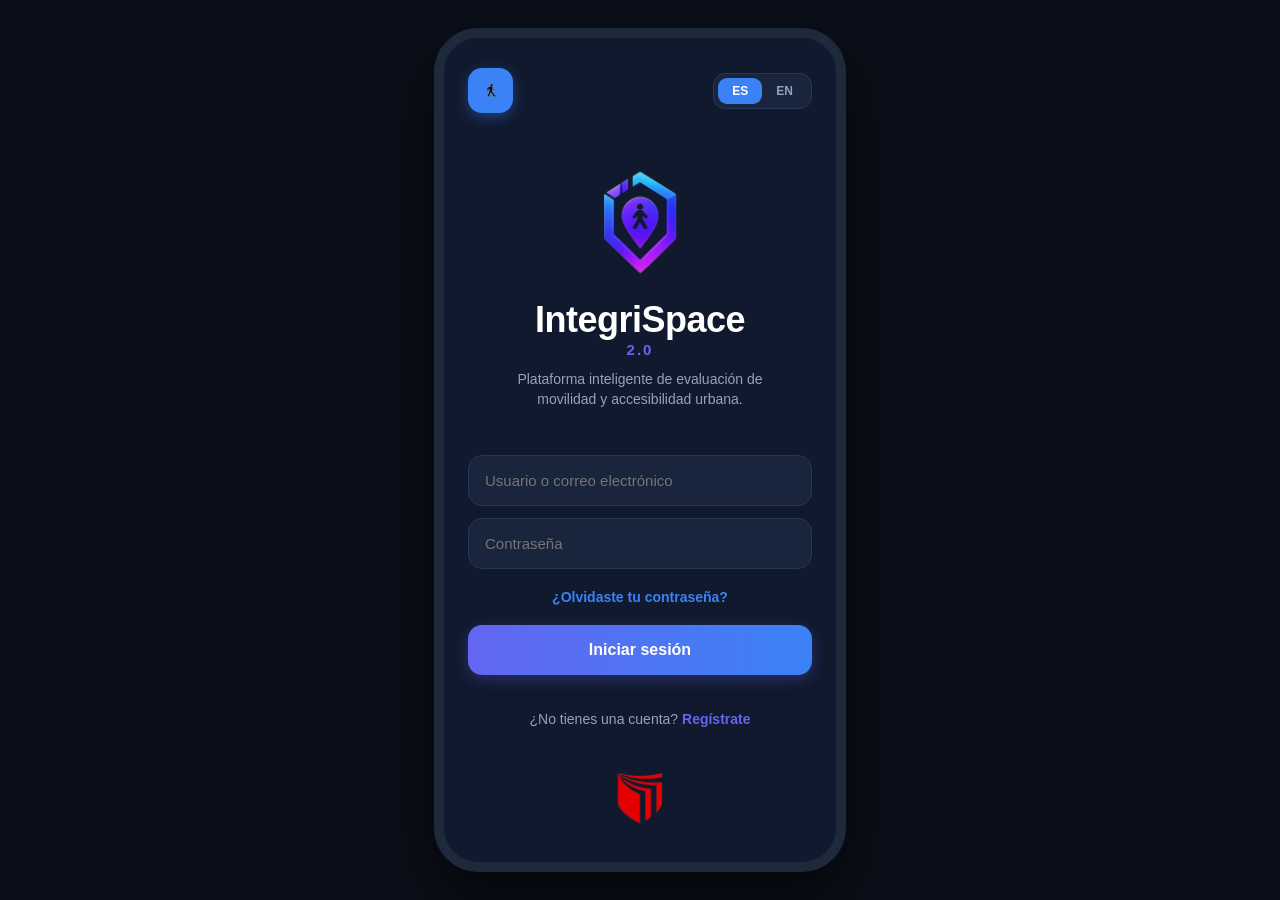
<file: index.html>
<!DOCTYPE html>
<html>
<head>
    <meta http-equiv="refresh" content="0; url=./pages/index.html">
    <title>Cargando...</title>
</head>
<body>
    <p>Redirigiendo a la página principal...</p>
</body>
</html>
</file>
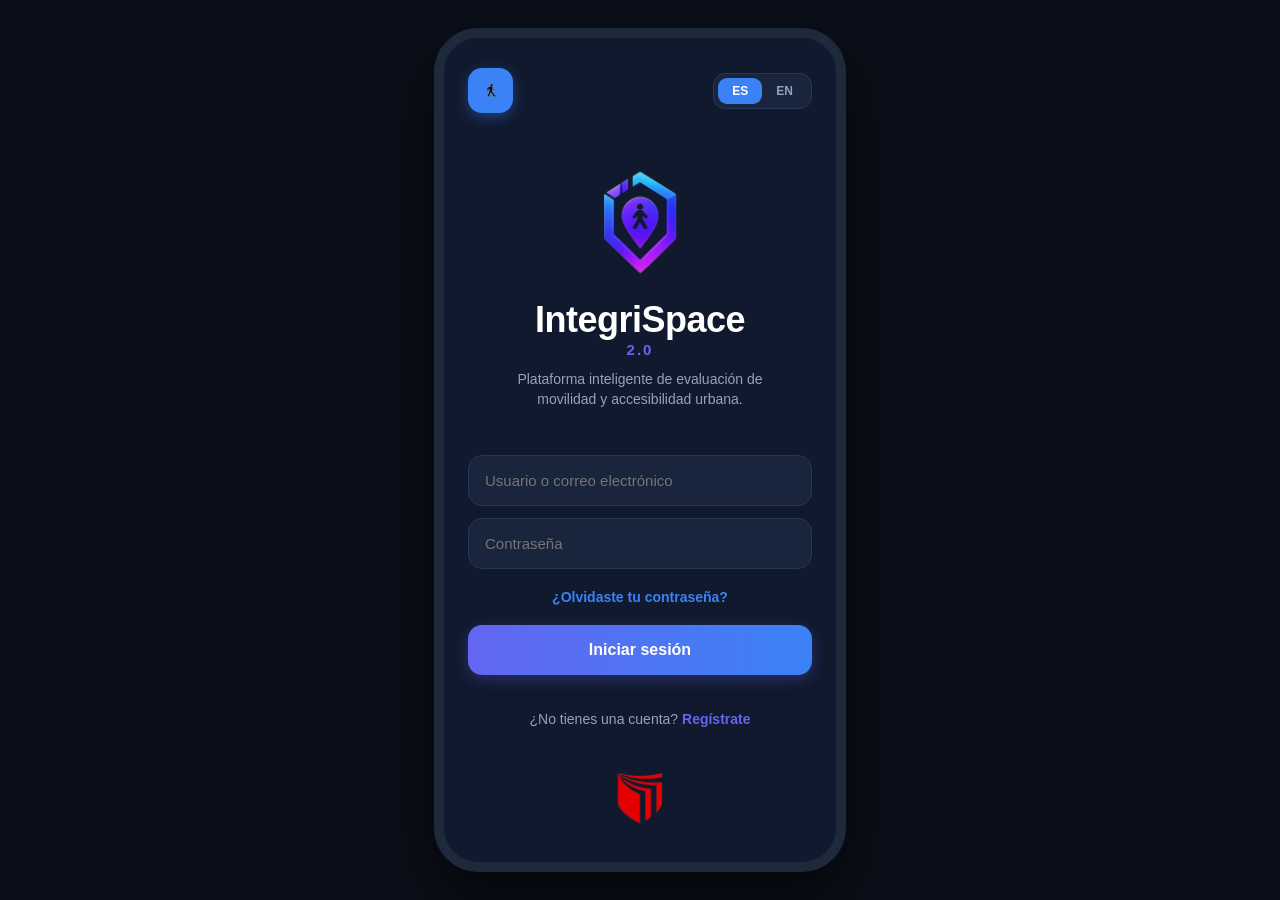
<file: pages/index.html>
<!DOCTYPE html>
<html lang="es">
<head>
    <meta charset="UTF-8">
    <meta name="viewport" content="width=device-width, initial-scale=1.0">
    <title>IntegriSpace 2.0 - Login</title>
    
    <meta name="apple-mobile-web-app-capable" content="yes">
<meta name="apple-touch-fullscreen" content="yes">
<meta name="apple-mobile-web-app-status-bar-style" content="black-translucent">
<meta name="apple-mobile-web-app-title" content="IntegriSpace">
<link rel="apple-touch-icon" href="../assets/logo_integrispace.png">

<link rel="manifest" href="../manifest.json">


<link rel="manifest" href="/IntegriSpace-2.0/manifest.json">
    <link rel="stylesheet" href="../css/style.css">
    <style>
        .login-layout {
            display: flex;
            flex-direction: column;
            justify-content: space-between;
            align-items: center;
            height: 100%;
            width: 100%;
        }

        /* Top Bar */
        .login-top-bar {
            display: flex;
            justify-content: space-between;
            width: 100%;
            align-items: center;
            position: relative;
            margin-bottom: 20px;
        }

        /* Botón de Accesibilidad */
        .btn-accessibility {
            background: #3b82f6; 
            border: none;
            width: 45px; 
            height: 45px;
            border-radius: 14px;
            cursor: pointer;
            display: flex;
            align-items: center;
            justify-content: center;
            box-shadow: 0 4px 14px rgba(59, 130, 246, 0.4);
            transition: transform 0.2s;
        }
        .btn-accessibility:hover {
            transform: scale(1.05);
        }
        .btn-accessibility img {
            width: 24px;
            height: 24px;
            filter: invert(1) brightness(2);
        }

        /* Menú Desplegable Opciones */
        .accessibility-menu {
            display: none;
            position: absolute;
            top: 55px;
            left: 0;
            background: #1e2d4a;
            border: 1px solid var(--borde-tarjeta);
            border-radius: 14px;
            padding: 6px;
            z-index: 999;
            box-shadow: 0 12px 30px rgba(0,0,0,0.5);
            width: 190px;
        }
        .accessibility-menu.show {
            display: block;
        }
        .acc-option {
            width: 100%;
            background: none;
            border: none;
            color: var(--texto-blanco);
            padding: 12px;
            text-align: left;
            font-size: 14px;
            font-weight: 600;
            cursor: pointer;
            border-radius: 10px;
            display: flex;
            align-items: center;
            gap: 10px;
        }
        .acc-option:hover {
            background: #293b5e;
        }

        /* Selector Idiomas */
        .lang-selector {
            display: flex;
            background: #18253c;
            padding: 4px;
            border-radius: 12px;
            border: 1px solid var(--borde-tarjeta);
        }
        .btn-lang {
            padding: 6px 14px;
            font-size: 12px;
            font-weight: bold;
            color: var(--texto-gris);
            cursor: pointer;
            border-radius: 9px;
            border: none;
            background: none;
        }
        .btn-lang.active {
            background: #3b82f6;
            color: white;
        }

        /* Branding Sólido y Proporcional */
        .brand-wrapper {
            text-align: center;
            margin: 10px 0;
        }
        .brand-logo {
            width: 120px; 
            height: auto;
            margin-bottom: 12px;
        }
        .brand-wrapper h1 {
            font-size: 36px;
            font-weight: 700;
            letter-spacing: -0.5px;
        }
        .brand-version {
            color: #6366f1;
            font-weight: bold;
            font-size: 15px;
            letter-spacing: 2px;
            display: block;
            margin-bottom: 12px;
        }
        .brand-tagline {
            color: var(--texto-gris);
            font-size: 14px;
            max-width: 300px;
            margin: 0 auto;
            line-height: 1.4;
        }

        /* Formulario sin espacios excesivos */
        .form-container {
            width: 100%;
            margin-top: 15px;
        }
        .login-input {
            width: 100%;
            background-color: var(--bg-tarjeta);
            border: 1px solid var(--borde-tarjeta);
            padding: 16px;
            border-radius: 14px;
            color: white;
            font-size: 15px;
            outline: none;
            margin-bottom: 12px;
        }
        .login-input:focus {
            border-color: #3b82f6;
        }
        .forgot-link {
            display: block;
            text-align: center;
            color: #3b82f6;
            font-size: 14px;
            text-decoration: none;
            margin: 8px 0 20px 0;
            font-weight: 600;
        }
        .btn-login {
            width: 100%;
            background: var(--gradiente-morado);
            border: none;
            padding: 16px;
            border-radius: 14px;
            color: white;
            font-size: 16px;
            font-weight: bold;
            cursor: pointer;
            box-shadow: 0 4px 15px rgba(99, 102, 241, 0.3);
        }

        .register-prompt {
            color: var(--texto-gris);
            font-size: 14px;
            margin-top: 15px;
        }
        .register-prompt a {
            color: #6366f1;
            text-decoration: none;
            font-weight: bold;
        }

        /* Escudo Footer */
        .footer-logo-ucv {
            width: 70px; 
            height: auto;
            margin-top: 15px;
            display: block;
        }

        /* Contenedor elegante de Alerta de Error */
        .msg-error {
            background: rgba(239, 68, 68, 0.15);
            color: #ef4444;
            border: 1px solid rgba(239, 68, 68, 0.25);
            font-size: 13px;
            padding: 12px;
            border-radius: 10px;
            margin-bottom: 12px;
            text-align: center;
            display: none; 
        }

        /* ESTILOS DEL BOTÓN DESCARGAR PWA */
        .btn-pwa-descargar {
            display: none; 
            background: #4f46e5; 
            color: white; 
            border: none; 
            padding: 14px 20px; 
            border-radius: 12px; 
            font-weight: bold; 
            font-size: 14px; 
            cursor: pointer; 
            width: 100%; 
            margin: 15px 0 15px 0; 
            box-shadow: 0 4px 12px rgba(79, 70, 229, 0.4);
            align-items: center;
            justify-content: center;
            gap: 8px;
            transition: background 0.3s;
        }
        .btn-pwa-descargar:hover {
            background: #4338ca;
        }
    </style>
</head>
<body>

    <div class="wrapper-movil">
        <div class="contenido-app">
            <div class="login-layout">
                
                <div class="login-top-bar">
                    <button class="btn-accessibility" id="accessibilityBtn">
                        <img src="../assets/icono_esfuerzo.png" alt="Accessibility">
                    </button>
                    
                    <div class="accessibility-menu" id="accessibilityMenu">
                        <button class="acc-option" id="optLargeText">🔍 <span data-en="Large Text" data-es="Texto Grande">Texto Grande</span></button>
                        <button class="acc-option" id="optContrast">🌓 <span data-en="High Contrast" data-es="Alto Contraste">Alto Contraste</span></button>
                    </div>

                    <div class="lang-selector">
                        <button class="btn-lang active" id="btnLangEs">ES</button>
                        <button class="btn-lang" id="btnLangEn">EN</button>
                    </div>
                </div>

                <div class="brand-wrapper">
                    <img src="../assets/logo_integrispace.png" alt="IntegriSpace" class="brand-logo">
                    <h1>IntegriSpace</h1>
                    <span class="brand-version">2.0</span>
                    <p class="brand-tagline" id="txtTagline" data-en="Smart mobility, urban accessibility and route evaluation." data-es="Plataforma inteligente de evaluación de movilidad y accesibilidad urbana.">Plataforma inteligente de evaluación de movilidad y accesibilidad urbana.</p>
                </div>

                <div class="form-container">
                    <button id="btnInstalar" class="btn-pwa-descargar">
                        📲 Descargar App Móvil
                    </button>

                    <form id="loginForm">
                        <div id="loginErrorMsg" class="msg-error">Usuario o contraseña incorrectos.</div>
                        
                        <input type="text" id="username" class="login-input" placeholder="Usuario o correo electrónico" data-placeholder-en="Username or email" data-placeholder-es="Usuario o correo electrónico" required>
                        <input type="password" id="password" class="login-input" placeholder="Contraseña" data-placeholder-en="Password" data-placeholder-es="Contraseña" required>
                        
                        <a href="recuperar.html" class="forgot-link" id="txtForgot" data-en="Forgot your password?" data-es="¿Olvidaste tu contraseña?">¿Olvidaste tu contraseña?</a>
                        
                        <button type="submit" class="btn-login" id="txtSignIn" data-en="Sign in" data-es="Iniciar sesión">Iniciar sesión</button>
                    </form>
                </div>

                <p class="register-prompt">
                    <span id="txtRegisterPrompt" data-en="Don't have an account?" data-es="¿No tienes una cuenta?">¿No tienes una cuenta?</span> 
                    <a href="registro.html" id="txtRegisterLink" data-en="Register" data-es="Regístrate">Regístrate</a>
                </p>

                <img src="../assets/logo_ucv.png" alt="UCV" class="footer-logo-ucv">

            </div>
        </div>
    </div>

    <div id="guiaIphone" style="display: none; position: fixed; bottom: 0; left: 0; right: 0; background: #18253c; color: white; padding: 22px 20px; border-top-left-radius: 20px; border-top-right-radius: 20px; box-shadow: 0 -5px 25px rgba(0,0,0,0.6); z-index: 99999; text-align: center; font-family: sans-serif; border: 1px solid var(--borde-tarjeta);">
        <p style="margin: 0 0 14px 0; font-size: 16px; font-weight: bold; color: white;">Instalar en tu iPhone 📱</p>
        <ol style="text-align: left; margin: 0 auto 18px auto; max-width: 280px; padding-left: 20px; line-height: 1.6; font-size: 14px; color: #94a3b8;">
            <li>Presiona el botón **Compartir** <span style="font-size: 18px; color: #3b82f6;">⎋</span> (abajo en Safari).</li>
            <li>Busca y pulsa **"Añadir a la pantalla de inicio"** <span style="font-size: 18px; color: #3b82f6;">➕</span>.</li>
        </ol>
        <button onclick="document.getElementById('guiaIphone').style.display='none'" style="background: #3b82f6; color: white; border: none; padding: 10px 24px; border-radius: 10px; cursor: pointer; font-weight: bold; width: 100%; max-width: 180px;">Entendido</button>
    </div>

    <script src="../js/script.js"></script>

    <script>
        document.addEventListener('DOMContentLoaded', () => {
            const btnEs = document.getElementById('btnLangEs');
            const btnEn = document.getElementById('btnLangEn');

            function vincularMemoriaIdioma(lang) {
                localStorage.setItem('idioma', lang);
                localStorage.setItem('language', lang);
                localStorage.setItem('lang', lang);
            }

            if (btnEs) {
                btnEs.addEventListener('click', () => vincularMemoriaIdioma('es'));
            }
            if (btnEn) {
                btnEn.addEventListener('click', () => vincularMemoriaIdioma('en'));
            }

            const form = document.getElementById('loginForm');
            if (form) {
                form.addEventListener('submit', () => {
                    const user = document.getElementById('username').value;
                    if (user) localStorage.setItem('usuarioActivo', user);
                });
            }

            // ==========================================================
            // LOGICA DE LA PWA (Buscando sw.js en la raíz '../')
            // ==========================================================
            if ('serviceWorker' in navigator) {
    // Usamos la ruta absoluta respetando mayúsculas exactas de tu URL de GitHub
    navigator.serviceWorker.register('/IntegriSpace-2.0/sw.js')
        .then(() => console.log('¡Service Worker activo en producción!'))
        .catch(err => console.log('Error de PWA:', err));
}

            let eventoInstalacion;
            const btnInstalar = document.getElementById('btnInstalar');
            const guiaIphone = document.getElementById('guiaIphone');

            const esIphone = /iPad|iPhone|iPod/.test(navigator.userAgent) && !window.MSStream;
            const esAppInstalada = window.matchMedia('(display-mode: standalone)').matches;

            // Si es iPhone o una simulación/vista móvil y no está instalada, mostramos el botón
            if ((esIphone || window.innerWidth < 768) && !esAppInstalada) {
                if (btnInstalar) btnInstalar.style.display = 'flex';
            }

            // Capturar trigger de instalación en Android / Chrome
            window.addEventListener('beforeinstallprompt', (e) => {
                e.preventDefault();
                eventoInstalacion = e;
                if (!esAppInstalada && btnInstalar) {
                    btnInstalar.style.display = 'flex';
                }
            });

            if (btnInstalar) {
                btnInstalar.addEventListener('click', async () => {
                    if (esIphone) {
                        if (guiaIphone) guiaIphone.style.display = 'block';
                    } else if (eventoInstalacion) {
                        eventoInstalacion.prompt();
                        const { outcome } = await eventoInstalacion.userChoice;
                        if (outcome === 'accepted') {
                            btnInstalar.style.display = 'none';
                        }
                    } else {
                        alert("Para instalarlo nativamente en PC, usa el icono de instalación (pantallita con flecha) que aparece a la derecha en la barra de direcciones de Chrome / Edge.");
                    }
                });
            }

            window.addEventListener('appinstalled', () => {
                if (btnInstalar) btnInstalar.style.display = 'none';
            });
        });
    </script>
</body>
</html>
</file>
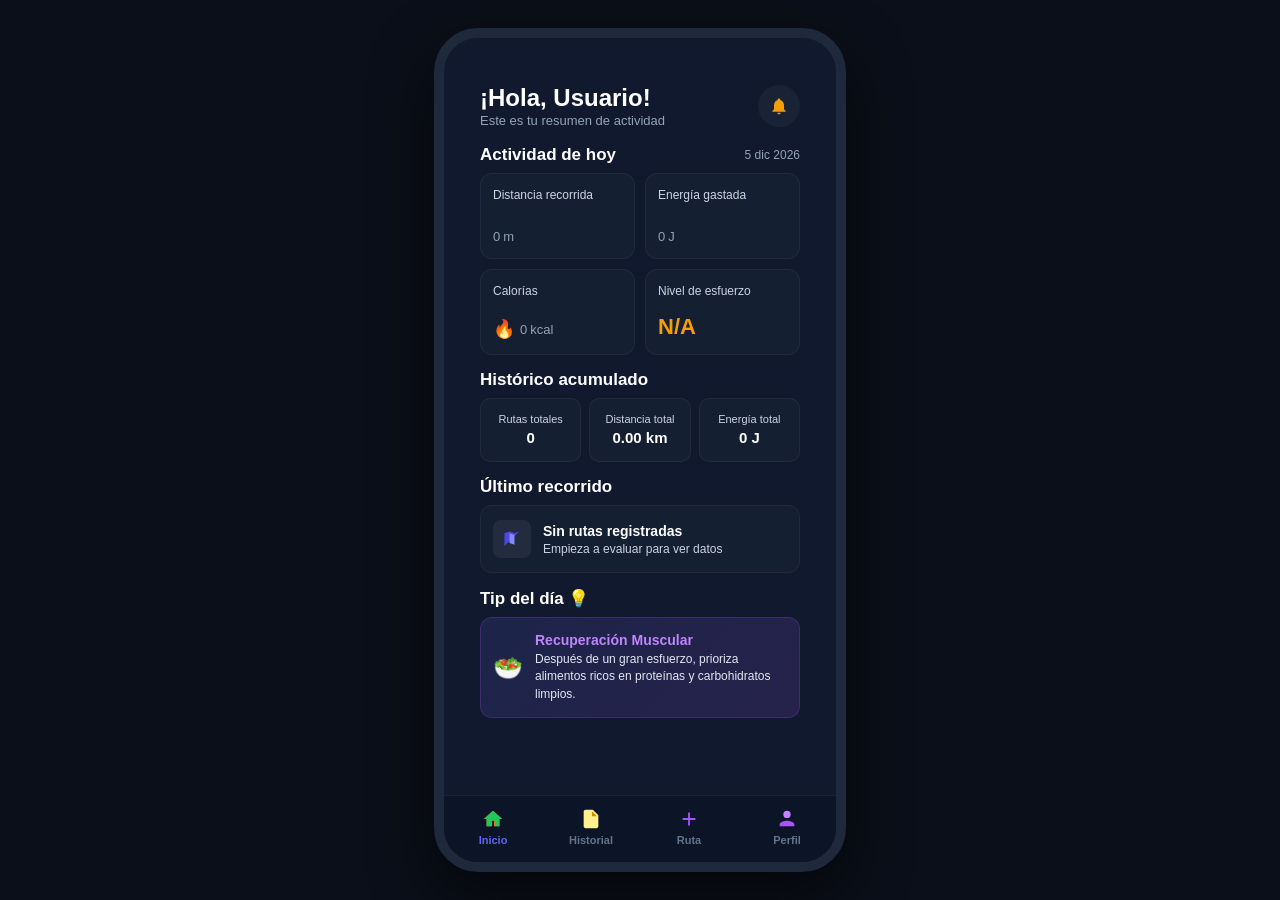
<file: pages/dashboard.html>
<!DOCTYPE html>
<html lang="en">
<head>
    <meta charset="UTF-8">
    <meta name="viewport" content="width=device-width, initial-scale=1.0">
    <title>IntegriSpace 2.0 - Dashboard</title>
    <link rel="stylesheet" href="../css/style.css">
    <style>
        /* --- RESET Y CONTROL DE ESPACIOS PERFECTOS --- */
        .dashboard-layout, .dashboard-layout * {
            box-sizing: border-box;
            margin: 0;
            padding: 0;
        }
        .dashboard-layout {
            display: flex;
            flex-direction: column;
            gap: 15px; /* Ajuste exacto para expandir el layout y llenar el vacío */
            padding: 16px 12px 85px 12px;
        }

        /* --- ENCABEZADO --- */
        .header-dashboard {
            display: flex;
            justify-content: space-between;
            align-items: center;
            width: 100%;
            margin-bottom: 2px;
        }
        .welcome-text h2 {
            font-size: 24px;
            font-weight: 700;
            color: #ffffff;
        }
        .welcome-text p {
            color: #94a3b8;
            font-size: 13px;
            margin-top: 1px;
        }
        
        .btn-notification-box {
            background: rgba(30, 41, 59, 0.7);
            border: none;
            width: 42px;
            height: 42px;
            border-radius: 50%;
            display: flex;
            align-items: center;
            justify-content: center;
            cursor: pointer;
        }
        .btn-notification-box svg {
            width: 20px;
            height: 20px;
            fill: #f59e0b;
        }

        /* --- SECCIONES REFINADAS --- */
        .section-title-container {
            display: flex;
            justify-content: space-between;
            align-items: center;
            margin-bottom: 8px;
        }
        .section-title {
            font-size: 17px; /* Un punto más grande para llenar espacio elegantemente */
            font-weight: 700; 
            color: #ffffff;
        }
        .current-date-badge {
            color: #94a3b8;
            font-size: 12px;
        }

        .grid-metrics {
            display: grid;
            grid-template-columns: repeat(2, 1fr);
            gap: 10px;
        }
        
        /* TARJETAS DE MÉTRICAS */
        .metric-card {
            background: rgba(30, 41, 59, 0.45);
            border: 1px solid rgba(255, 255, 255, 0.05);
            border-radius: 12px;
            padding: 14px 12px; /* Un poco más de aire interno */
            display: flex;
            flex-direction: column;
            justify-content: space-between; 
            min-height: 86px; 
            position: relative;
            overflow: hidden;
        }
        
        /* TEXTOS INTERIORES */
        .metric-label {
            color: #cbd5e1; 
            font-size: 12px; 
            font-weight: 500;
            z-index: 2;
        }
        .metric-value {
            font-size: 22px; 
            font-weight: 700;
            color: #ffffff;
            z-index: 2;
            display: flex;
            align-items: center;
            gap: 3px;
        }
        .metric-value span {
            font-size: 13px;
            color: #94a3b8; 
            font-weight: 500;
        }
        .text-orange { color: #f59e0b; }

        /* CURVAS EN LA BASE */
        .metric-sparkline {
            position: absolute;
            bottom: 0;
            left: 0;
            width: 100%;
            height: 18px; 
            z-index: 1;
            pointer-events: none;
            opacity: 0.7;
        }
        .metric-sparkline path {
            stroke: #818cf8; 
            stroke-width: 2;
            fill: none;
            stroke-linecap: round;
        }

        /* --- SECCIÓN HISTÓRICA --- */
        .weekly-container-row {
            display: grid;
            grid-template-columns: repeat(3, 1fr);
            gap: 8px;
        }
        .weekly-subcard {
            background: rgba(30, 41, 59, 0.45);
            border: 1px solid rgba(255, 255, 255, 0.05);
            border-radius: 10px;
            padding: 14px 6px; 
            text-align: center;
        }
        .weekly-sublabel {
            color: #cbd5e1; 
            font-size: 11px;
            font-weight: 500;
            display: block;
            margin-bottom: 4px;
        }
        .weekly-subcard .weekly-subvalue {
            font-size: 15px;
            font-weight: 700;
            color: #ffffff;
        }

        /* --- DETALLE DE ÚLTIMO VIAJE --- */
        .recent-route-card {
            background: rgba(30, 41, 59, 0.45);
            border: 1px solid rgba(255, 255, 255, 0.05);
            border-radius: 12px;
            padding: 14px 12px; 
            display: flex;
            align-items: center;
            gap: 12px;
        }
        .route-icon-box {
            background: rgba(255, 255, 255, 0.06);
            width: 38px;
            height: 38px;
            border-radius: 8px;
            display: flex;
            align-items: center;
            justify-content: center;
        }
        .route-icon-box svg {
            width: 20px;
            height: 20px;
        }
        .route-info-box {
            display: flex;
            flex-direction: column;
            gap: 3px;
        }
        .route-timestamp {
            font-size: 14px;
            font-weight: 700;
            color: #ffffff;
        }
        .route-summary-meta {
            font-size: 12px; 
            color: #cbd5e1;
            font-weight: 500;
        }
        .meta-highlight {
            color: #f59e0b;
            font-weight: 600;
        }

        /* --- TARJETA DE RECOMENDACIONES (TIP) --- */
        .recommendation-card {
            background: linear-gradient(135deg, rgba(99, 102, 241, 0.15), rgba(168, 85, 247, 0.15));
            border: 1px solid rgba(168, 85, 247, 0.2);
            border-radius: 12px;
            padding: 14px 12px;
            display: flex;
            gap: 12px;
            align-items: center;
        }
        .recommendation-icon { font-size: 24px; }
        .recommendation-text-box { display: flex; flex-direction: column; gap: 3px; }
        .recommendation-title { font-size: 14px; font-weight: 700; color: #c084fc; }
        .recommendation-desc { font-size: 12px; color: #e2e8f0; line-height: 1.45; }

        /* --- NAVBAR INFERIOR --- */
        .custom-bottom-nav {
            position: absolute !important; bottom: 0 !important; left: 0 !important; width: 100% !important;
            background: #0c1428 !important; border-top: 1px solid rgba(255, 255, 255, 0.06) !important;
            display: flex !important; justify-content: space-around !important; padding: 12px 0 16px 0 !important;
            z-index: 9999 !important; border-radius: 0 0 30px 30px; 
        }
        .custom-nav-item {
            display: flex !important; flex-direction: column !important; align-items: center !important; gap: 4px !important;
            color: #64748b !important; text-decoration: none !important; font-size: 11px !important; font-weight: 600 !important;
            width: 60px !important; background: none !important; border: none !important; outline: none !important; padding: 0 !important;
        }
        .custom-nav-item.active { color: #6366f1 !important; }
        .custom-nav-item svg { width: 22px !important; height: 22px !important; display: block !important; background: none !important; }

        /* --- MODAL OSCURO/VIOLETA CORREGIDO SIN AMARILLO --- */
        .custom-modal-overlay {
            position: fixed;
            top: 0; left: 0; width: 100%; height: 100%;
            background: rgba(15, 23, 42, 0.85);
            backdrop-filter: blur(4px);
            display: flex; align-items: center; justify-content: center;
            z-index: 10000;
            opacity: 0; pointer-events: none;
            transition: opacity 0.2s ease;
        }
        .custom-modal-overlay.active { opacity: 1; pointer-events: auto; }
        .custom-modal-card {
            background: #1e2533;
            border: 1px solid rgba(92, 103, 242, 0.3);
            border-radius: 14px;
            padding: 22px;
            width: 88%;
            max-width: 300px;
            text-align: center;
            box-shadow: 0 10px 25px -5px rgba(0, 0, 0, 0.5);
            transform: scale(0.9);
            transition: transform 0.2s ease;
        }
        .custom-modal-overlay.active .custom-modal-card { transform: scale(1); }
        .custom-modal-title { color: #ffffff; font-size: 18px; font-weight: 700; margin-bottom: 12px; }
        .custom-modal-text { color: #cbd5e1; font-size: 13px; line-height: 1.4; margin-bottom: 18px; }
        .btn-modal-confirm {
            background: #5c67f2;
            color: #ffffff;
            padding: 11px 20px; border-radius: 8px; font-size: 13px; font-weight: 600;
            cursor: pointer; border: none; width: 100%; transition: background 0.2s;
        }
        .btn-modal-confirm:hover { background: #4f46e5; }
    </style>
</head>
<body>

    <div class="wrapper-movil" style="position: relative; overflow: hidden;">
        <div class="contenido-app">
            <div class="dashboard-layout">
                
                <div class="header-dashboard">
                    <div class="welcome-text">
                        <h2 id="txtWelcome">¡Hola!</h2>
                        <p data-es="Este es tu resumen de actividad" data-en="This is your activity summary">Este es tu resumen de actividad</p>
                    </div>
                    <button class="btn-notification-box" id="btnNotification">
                        <svg viewBox="0 0 24 24">
                            <path d="M12 22c1.1 0 2-.9 2-2h-4c0 1.1.89 2 2 2zm6-6v-5c0-3.07-1.64-5.64-4.5-6.32V4c0-.83-.67-1-1.5-1s-1.5.17-1.5 1v.68C7.63 5.36 6 7.92 6 11v5l-2 2v1h16v-1l-2-2z"/>
                        </svg>
                    </button>
                </div>

                <div>
                    <div class="section-title-container">
                        <span class="section-title" data-es="Actividad de hoy" data-en="Today's activity">Actividad de hoy</span>
                        <span class="current-date-badge" id="lblCurrentDate">--/--/----</span>
                    </div>
                    <div class="grid-metrics">
                        
                        <div class="metric-card">
                            <span class="metric-label" data-es="Distancia recorrida" data-en="Distance traveled">Distancia recorrida</span>
                            <div class="metric-value"><span id="lblTodayDist">0</span><span>m</span></div>
                            <svg class="metric-sparkline" id="curveDist" viewBox="0 0 100 20" preserveAspectRatio="none">
                                <path d="M0,18 Q20,6 40,15 T70,8 T100,18" />
                            </svg>
                        </div>
                        
                        <div class="metric-card">
                            <span class="metric-label" data-es="Energía gastada" data-en="Energy spent">Energía gastada</span>
                            <div class="metric-value text-orange"><span id="lblTodayEnergy">0</span><span>J</span></div>
                            <svg class="metric-sparkline" id="curveEnergy" viewBox="0 0 100 20" preserveAspectRatio="none">
                                <path d="M0,15 Q25,19 50,7 T80,12 T100,15" />
                            </svg>
                        </div>
                        
                        <div class="metric-card">
                            <span class="metric-label" data-es="Calorías" data-en="Calories">Calorías</span>
                            <div class="metric-value">
                                <span style="font-size: 18px; margin-right: 2px;">🔥</span>
                                <span id="lblTodayCalories">0</span><span>kcal</span>
                            </div>
                        </div>
                        
                        <div class="metric-card">
                            <span class="metric-label" data-es="Nivel de esfuerzo" data-en="Effort level">Nivel de esfuerzo</span>
                            <div class="metric-value text-orange" id="lblTodayLevel">N/A</div>
                        </div>
                    </div>
                </div>

                <div>
                    <span class="section-title" style="display:block; margin-bottom:8px;" data-es="Histórico acumulado" data-en="Accumulated history">Histórico acumulado</span>
                    <div class="weekly-container-row">
                        <div class="weekly-subcard">
                            <span class="weekly-sublabel" data-es="Rutas totales" data-en="Total routes">Rutas totales</span>
                            <span class="weekly-subvalue" id="lblWeekRoutes">0</span>
                        </div>
                        <div class="weekly-subcard">
                            <span class="weekly-sublabel" data-es="Distancia total" data-en="Total distance">Distancia total</span>
                            <span class="weekly-subvalue" id="lblWeekDist">0.00 km</span>
                        </div>
                        <div class="weekly-subcard">
                            <span class="weekly-sublabel" data-es="Energía total" data-en="Total energy">Energía total</span>
                            <span class="weekly-subvalue" id="lblWeekEnergy">0 J</span>
                        </div>
                    </div>
                </div>

                <div>
                    <span class="section-title" style="display:block; margin-bottom:8px;">
                        <span data-es="Último recorrido" data-en="Last route">Último recorrido</span>
                    </span>
                    <div class="recent-route-card">
                        <div class="route-icon-box">
                            <svg viewBox="0 0 24 24">
                                <path d="M20.5 3l-.16.03L15 5.1 9 3 3.36 4.9c-.21.07-.36.25-.36.48V20.5c0 .28.22.5c.5.5l.16-.03L9 18.9l6 2.1 5.64-1.9c.21-.07.36-.25.36-.48V3.5c0-.28-.22-.5-.5-.5z" fill="#4f46e5"/>
                                <path d="M15 19l-6-2.11V5l6 2.11V19z" fill="#818cf8"/>
                            </svg>
                        </div>
                        <div class="route-info-box">
                            <span class="route-timestamp" id="lblRecentRouteTime">Sin rutas registradas</span>
                            <span class="route-summary-meta" id="lblRecentRouteMeta">Empieza a evaluar para ver datos</span>
                        </div>
                    </div>
                </div>

                <div>
                    <span class="section-title" style="display:block; margin-bottom:8px;"><span data-es="Tip del día" data-en="Tip of the day">Tip del día</span> 💡</span>
                    <div class="recommendation-card">
                        <div class="recommendation-icon" id="tipIcon">🥤</div>
                        <div class="recommendation-text-box">
                            <span class="recommendation-title" id="tipTitle">Hidratación Inteligente</span>
                            <p class="recommendation-desc" id="tipDesc">Bebe de 250ml a 500ml de agua antes de iniciar tu recorrido para mantener el rendimiento al máximo.</p>
                        </div>
                    </div>
                </div>

            </div>
        </div>

        <nav class="custom-bottom-nav">
            <a href="dashboard.html" class="custom-nav-item active">
                <svg viewBox="0 0 24 24">
                    <path d="M12 3L2 12h3v8h6v-6h2v6h6v-8h3L12 3z" fill="#f97316"/>
                    <path d="M10 20v-6h4v6h5v-8h3L12 3 2 12h3v8h5z" fill="#22c55e"/>
                </svg>
                <span data-es="Inicio" data-en="Home">Inicio</span>
            </a>
            <a href="historial.html" class="custom-nav-item">
                <svg viewBox="0 0 24 24">
                    <path d="M14 2H6c-1.1 0-1.99.9-1.99 2L4 20c0 1.1.89 2 1.99 2H18c1.1 0 2-.9 2-2V8l-6-6z" fill="#fef08a"/>
                    <path d="M13 9V3.5L18.5 9H13z" fill="#ca8a04"/>
                </svg>
                <span data-es="Historial" data-en="History">Historial</span>
            </a>
            <a href="ruta.html" class="custom-nav-item">
                <svg viewBox="0 0 24 24">
                    <path d="M19 13h-6v6h-2v-6H5v-2h6V5h2v6h6v2z" fill="#a855f7"/>
                </svg>
                <span data-es="Ruta" data-en="Route">Ruta</span>
            </a>
            <a href="perfil.html" class="custom-nav-item">
                <svg viewBox="0 0 24 24">
                    <circle cx="12" cy="7" r="4" fill="#c084fc"/>
                    <path d="M12 14c-2.67 0-8 1.34-8 4v2h16v-2c0-2.66-5.33-4-8-4z" fill="#a855f7"/>
                </svg>
                <span data-es="Perfil" data-en="Profile">Perfil</span>
            </a>
        </nav>
    </div>

    <div id="notificationModal" class="custom-modal-overlay">
        <div class="custom-modal-card">
            <div class="custom-modal-title" data-es="Notificaciones" data-en="Notifications">Notificaciones</div>
            <p class="custom-modal-text" data-es="¡Todo al día! No tienes nuevos mensajes ni recordatorios pendientes por revisar." data-en="All up to date! You have no new messages or pending reminders to review.">¡Todo al día! No tienes nuevos mensajes ni recordatorios pendientes por revisar.</p>
            <button id="btnModalClose" class="btn-modal-confirm" data-es="Aceptar" data-en="Accept">Aceptar</button>
        </div>
    </div>

    <div id="registerSuccessModal" class="custom-modal-overlay">
        <div class="custom-modal-card">
            <div class="custom-modal-title" data-es="¡Registro Exitoso!" data-en="Successful Registration!">¡Registro Exitoso!</div>
            <p class="custom-modal-text" data-es="Tu cuenta ha sido creada correctamente.<br>Ahora puedes iniciar sesión." data-en="Your account has been successfully created.<br>Now you can log in.">Tu cuenta ha sido creada correctamente.<br>Ahora puedes iniciar sesión.</p>
            <button id="btnRegisterModalClose" class="btn-modal-confirm" data-es="Aceptar" data-en="Accept">Aceptar</button>
        </div>
    </div>

    <script src="../js/script.js"></script>

    <script>
        document.addEventListener('DOMContentLoaded', () => {
            
            // --- DETECCION DE IDIOMA ROBUSTA ---
            const currentLang = localStorage.getItem('idioma') || localStorage.getItem('language') || 'es'; 

            // Función global para traducir elementos estáticos con data-attributes
            const traducirElementos = (lang) => {
                document.querySelectorAll('[data-es][data-en]').forEach(elem => {
                    elem.innerHTML = elem.getAttribute(`data-${lang}`);
                });
            };
            traducirElementos(currentLang);

            // --- CONFIGURAR FECHA LOCALIZADA ---
            const lblCurrentDate = document.getElementById('lblCurrentDate');
            if (lblCurrentDate) {
                const hoy = new Date();
                const locale = currentLang === 'es' ? 'es-ES' : 'en-US';
                lblCurrentDate.textContent = hoy.toLocaleDateString(locale, { day: 'numeric', month: 'short', year: 'numeric' }).replace('.', '');
            }

            // --- SALUDO BIENVENIDA TRADUCIDO ---
            const txtWelcome = document.getElementById('txtWelcome');
            const usuarioActivo = localStorage.getItem('usuarioActivo') || localStorage.getItem('sesionActiva') || (currentLang === 'es' ? "Usuario" : "User");
            if (txtWelcome) { 
                txtWelcome.textContent = currentLang === 'es' ? `¡Hola, ${usuarioActivo}!` : `Hello, ${usuarioActivo}!`; 
            }

            // --- MANEJO DE RUTAS HISTÓRICAS CON IDIOMA DINÁMICO ---
            const historialRutas = JSON.parse(localStorage.getItem('integriRutas')) || [];
            const curveDist = document.getElementById('curveDist');
            const curveEnergy = document.getElementById('curveEnergy');

            const extraerNumeroPuro = (valor) => {
                if (!valor) return 0;
                const limpio = valor.toString().replace(/[^\d]/g, '');
                return parseInt(limpio, 10) || 0;
            };

            if (historialRutas.length > 0) {
                const ultimaRuta = historialRutas[historialRutas.length - 1];
                
                document.getElementById('lblTodayDist').textContent = extraerNumeroPuro(ultimaRuta.distancia || ultimaRuta.distanciaStr);
                document.getElementById('lblTodayEnergy').textContent = extraerNumeroPuro(ultimaRuta.energia || ultimaRuta.energiaStr).toLocaleString(currentLang === 'es' ? 'es-ES' : 'en-US');
                document.getElementById('lblTodayCalories').textContent = extraerNumeroPuro(ultimaRuta.calorias);
                
                // Nivel de esfuerzo traducido dinámicamente
                let esfuerzoLabel = ultimaRuta.esfuerzo || "BAJO";
                if (currentLang === 'es') {
                    if (esfuerzoLabel === "LOW" || esfuerzoLabel === "BAJO") esfuerzoLabel = "BAJO";
                    if (esfuerzoLabel === "MEDIUM" || esfuerzoLabel === "MEDIO") esfuerzoLabel = "MEDIO";
                    if (esfuerzoLabel === "HIGH" || esfuerzoLabel === "ALTO") esfuerzoLabel = "ALTO";
                } else {
                    if (esfuerzoLabel === "BAJO" || esfuerzoLabel === "LOW") esfuerzoLabel = "LOW";
                    if (esfuerzoLabel === "MEDIO" || esfuerzoLabel === "MEDIUM") esfuerzoLabel = "MEDIUM";
                    if (esfuerzoLabel === "ALTO" || esfuerzoLabel === "HIGH") esfuerzoLabel = "HIGH";
                }
                document.getElementById('lblTodayLevel').textContent = esfuerzoLabel;

                if(curveDist) curveDist.style.display = "block";
                if(curveEnergy) curveEnergy.style.display = "block";

                const labelFecha = currentLang === 'es' ? "Hoy" : "Today";
                document.getElementById('lblRecentRouteTime').textContent = `${labelFecha} · ${ultimaRuta.hora || ''}`;
                
                let terrenoLabel = ultimaRuta.terreno || 'Flat';
                if (currentLang === 'es') {
                    if (terrenoLabel === "Flat" || terrenoLabel === "Plano") terrenoLabel = "Plano";
                    if (terrenoLabel === "Sloped" || terrenoLabel === "Inclinado") terrenoLabel = "Inclinado";
                } else {
                    if (terrenoLabel === "Plano" || terrenoLabel === "Flat") terrenoLabel = "Flat";
                    if (terrenoLabel === "Inclinado" || terrenoLabel === "Sloped") terrenoLabel = "Sloped";
                }
                
                document.getElementById('lblRecentRouteMeta').innerHTML = `${ultimaRuta.distancia || ultimaRuta.distanciaStr || '0 m'} · <span class="meta-highlight">${terrenoLabel}</span> (${ultimaRuta.tiempo || '0 min'})`;

                let metrosTotales = 0;
                let energiaTotales = 0;

                historialRutas.forEach(ruta => {
                    metrosTotales += extraerNumeroPuro(ruta.distancia || ruta.distanciaStr);
                    energiaTotales += extraerNumeroPuro(ruta.energia || ruta.energiaStr);
                });

                const kilometrosTotales = (metrosTotales / 1000).toFixed(2);

                document.getElementById('lblWeekRoutes').textContent = historialRutas.length;
                document.getElementById('lblWeekDist').textContent = kilometrosTotales + " km";
                document.getElementById('lblWeekEnergy').textContent = energiaTotales.toLocaleString(currentLang === 'es' ? 'es-ES' : 'en-US') + " J";

            } else {
                // Estados vacíos traducidos correctamente según selección
                document.getElementById('lblTodayDist').textContent = "0";
                document.getElementById('lblTodayEnergy').textContent = "0";
                document.getElementById('lblTodayCalories').textContent = "0";
                document.getElementById('lblTodayLevel').textContent = "N/A";
                
                if(curveDist) curveDist.style.display = "none";
                if(curveEnergy) curveEnergy.style.display = "none";

                document.getElementById('lblWeekRoutes').textContent = "0";
                document.getElementById('lblWeekDist').textContent = "0.00 km";
                document.getElementById('lblWeekEnergy').textContent = "0 J";
                
                document.getElementById('lblRecentRouteTime').textContent = currentLang === 'es' ? "Sin rutas registradas" : "No routes registered";
                document.getElementById('lblRecentRouteMeta').textContent = currentLang === 'es' ? "Empieza a evaluar para ver datos" : "Start evaluating to see data";
            }

            // --- TRADUCCIÓN COMPLETA DE LOS TIPS ---
            const tips = {
                es: [
                    { icon: "🥤", title: "Hidratación Inteligente", desc: "Bebe de 250ml a 500ml de agua antes de iniciar tu recorrido para mantener el rendimiento al máximo." },
                    { icon: "🍌", title: "Energía Rápida", desc: "Un plátano o un puñado de frutos secos 30 minutes antes de salir es el combustible ideal para tu cuerpo." },
                    { icon: "🥗", title: "Recuperación Muscular", desc: "Después de un gran esfuerzo, prioriza alimentos ricos en proteínas y carbohidratos limpios." },
                    { icon: "🧘", title: "Evita Lesiones", desc: "Dedica al menos 3 minutos a estirar las piernas al finalizar tu recorrido. Tus músculos te lo agradecerán." }
                ],
                en: [
                    { icon: "🥤", title: "Smart Hydration", desc: "Drink 250ml to 500ml of water before starting your route to keep performance at its peak." },
                    { icon: "🍌", title: "Quick Energy", desc: "A banana or a handful of nuts 30 minutes before leaving is ideal fuel for your body." },
                    { icon: "🥗", title: "Muscle Recovery", desc: "After a great effort, prioritize foods rich in protein and clean carbohydrates." },
                    { icon: "🧘", title: "Prevent Injuries", desc: "Spend at least 3 minutes stretching your legs after your run. Your muscles will thank you." }
                ]
            };
            
            const listaTips = tips[currentLang] || tips['es'];
            const randomTip = listaTips[Math.floor(Math.random() * listaTips.length)];
            document.getElementById('tipIcon').textContent = randomTip.icon;
            document.getElementById('tipTitle').textContent = randomTip.title;
            document.getElementById('tipDesc').textContent = randomTip.desc;

            if (typeof aplicarIdioma === 'function') {
                aplicarIdioma(currentLang);
            }

            // --- LÓGICA MODAL NOTIFICACIONES ---
            const btnNotification = document.getElementById('btnNotification');
            const notificationModal = document.getElementById('notificationModal');
            const btnModalClose = document.getElementById('btnModalClose');

            if (btnNotification && notificationModal && btnModalClose) {
                btnNotification.addEventListener('click', () => {
                    notificationModal.classList.add('active');
                });
                btnModalClose.addEventListener('click', () => {
                    notificationModal.classList.remove('active');
                });
                notificationModal.addEventListener('click', (e) => {
                    if (e.target === notificationModal) notificationModal.classList.remove('active');
                });
            }

            // --- LÓGICA MODAL DE REGISTRO ---
            const registerModal = document.getElementById('registerSuccessModal');
            const btnRegisterModalClose = document.getElementById('btnRegisterModalClose');

            if (localStorage.getItem('registroExitoso') === 'true') {
                if (registerModal) registerModal.classList.add('active');
                localStorage.removeItem('registroExitoso'); 
            }

            if (btnRegisterModalClose && registerModal) {
                btnRegisterModalClose.addEventListener('click', () => {
                    registerModal.classList.remove('active');
                });
                registerModal.addEventListener('click', (e) => {
                    if (e.target === registerModal) registerModal.classList.remove('active');
                });
            }
        });
    </script>
</body>
</html>
</file>
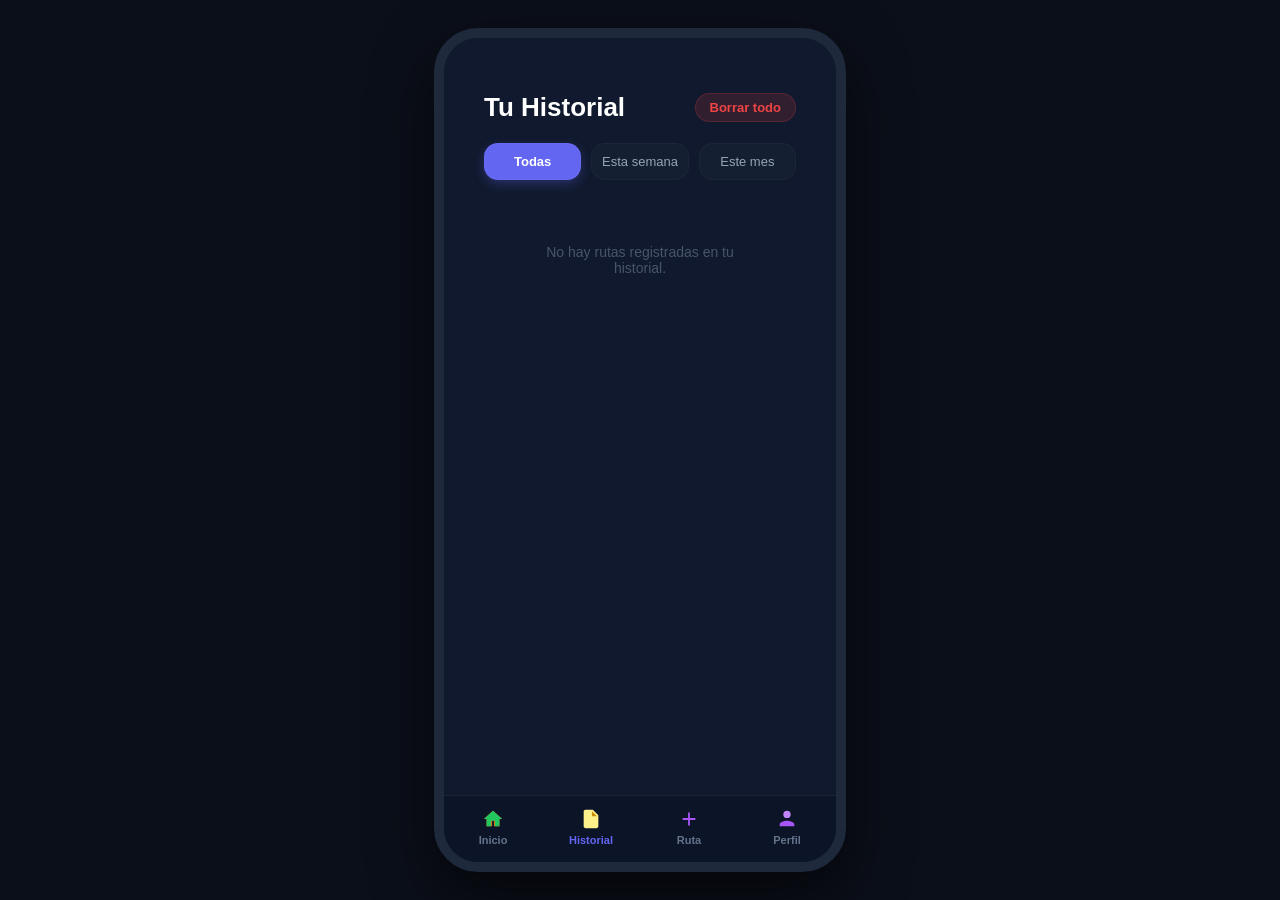
<file: pages/historial.html>
<!DOCTYPE html>
<html lang="es">
<head>
    <meta charset="UTF-8">
    <meta name="viewport" content="width=device-width, initial-scale=1.0">
    <title>IntegriSpace 2.0 - Historial</title>
    <link rel="stylesheet" href="../css/style.css">
    <style>
        /* --- RESETEO ESTRUCTURAL ANTI-DESPLAZAMIENTO DEL MARCO --- */
        .historial-main-layout, .historial-main-layout * {
            box-sizing: border-box;
            margin: 0;
            padding: 0;
        }
        .historial-main-layout {
            display: flex;
            flex-direction: column;
            height: 100%;
            width: 100%;
            padding: 24px 16px 90px 16px;
        }

        /* --- CABECERA ESTILIZADA --- */
        .historial-header-top {
            display: flex;
            justify-content: space-between;
            align-items: center;
            margin-bottom: 20px;
            width: 100%;
        }

        .historial-header-top h1 {
            font-size: 26px;
            font-weight: 700;
            color: #ffffff;
        }

        .btn-borrar-todo {
            background: rgba(239, 68, 68, 0.15);
            color: #ef4444;
            border: 1px solid rgba(239, 68, 68, 0.2);
            padding: 6px 14px;
            border-radius: 20px;
            font-size: 13px;
            font-weight: 600;
            cursor: pointer;
            transition: background 0.2s;
        }
        .btn-borrar-todo:hover {
            background: rgba(239, 68, 68, 0.25);
        }

        /* --- FILTROS EN BURBUJAS --- */
        .filtros-historial-row {
            display: flex;
            gap: 10px;
            margin-bottom: 24px;
            width: 100%;
        }

        .filtro-bubble {
            flex: 1;
            background: rgba(30, 41, 59, 0.4);
            border: 1px solid rgba(255, 255, 255, 0.03);
            color: #94a3b8;
            padding: 10px 0;
            text-align: center;
            border-radius: 14px;
            font-size: 13px;
            font-weight: 500;
            cursor: pointer;
            user-select: none;
            transition: all 0.2s ease;
        }

        .filtro-bubble.active {
            background: #6366f1;
            color: #ffffff;
            font-weight: 600;
            box-shadow: 0 4px 12px rgba(99, 102, 241, 0.3);
        }

        /* --- CONTENEDOR DE SCROLL EXCLUSIVO --- */
        .historial-cards-scrollable-zone {
            flex: 1;
            overflow-y: auto;
            display: flex;
            flex-direction: column;
            gap: 14px;
            width: 100%;
            -webkit-overflow-scrolling: touch;
        }

        .historial-cards-scrollable-zone::-webkit-scrollbar {
            width: 0px;
            background: transparent;
        }

        /* --- TARJETAS COMPACTAS Y LIMPIAS --- */
        .rutas-historial-card {
            background: rgba(22, 32, 51, 0.6);
            border: 1px solid rgba(255, 255, 255, 0.04);
            border-radius: 20px;
            padding: 18px;
            display: flex;
            flex-direction: column;
            gap: 14px;
        }

        .ruta-card-top-info {
            display: flex;
            justify-content: space-between;
            align-items: center;
        }

        .ruta-card-title-block h2 {
            font-size: 22px;
            font-weight: 700;
            color: #ffffff;
            margin-bottom: 2px;
        }

        .ruta-card-title-block span {
            font-size: 12px;
            color: #64748b;
            font-weight: 500;
        }

        .esfuerzo-pill-badge {
            font-size: 11px;
            font-weight: 600;
            padding: 5px 12px;
            border-radius: 8px;
            text-transform: uppercase;
            letter-spacing: 0.5px;
        }

        .pill-bajo { background: rgba(34, 197, 94, 0.15); color: #22c55e; }
        .pill-leve { background: rgba(234, 179, 8, 0.15); color: #eab308; }

        /* --- FILA DE MÉTRICAS HORIZONTALES --- */
        .ruta-card-metrics-row {
            display: flex;
            justify-content: space-between;
            align-items: center;
            border-top: 1px solid rgba(255, 255, 255, 0.05);
            padding-top: 12px;
        }

        .metric-sub-box {
            text-align: center;
            flex: 1;
        }

        .metric-sub-box p {
            color: #475569;
            font-size: 11px;
            font-weight: 600;
            margin-bottom: 2px;
            text-transform: uppercase;
        }

        .metric-sub-box span {
            color: #94a3b8;
            font-size: 13px;
            font-weight: 600;
        }

        /* --- MENÚ INFERIOR UNIFICADO --- */
        .custom-bottom-nav {
            position: absolute !important;
            bottom: 0 !important;
            left: 0 !important;
            width: 100% !important;
            background: #0c1428 !important; 
            border-top: 1px solid rgba(255, 255, 255, 0.06) !important;
            display: flex !important;
            justify-content: space-around !important;
            padding: 12px 0 16px 0 !important;
            z-index: 9999 !important;
            border-radius: 0 0 30px 30px;
        }
        .custom-nav-item {
            display: flex !important;
            flex-direction: column !important;
            align-items: center !important;
            gap: 4px !important;
            color: #64748b !important;
            text-decoration: none !important;
            font-size: 11px !important;
            font-weight: 600 !important;
            width: 60px !important;
            background: none !important; 
            border: none !important;     
            padding: 0 !important;
        }
        .custom-nav-item.active { color: #6366f1 !important; }
        .custom-nav-item svg { width: 22px !important; height: 22px !important; display: block !important; }

        /* --- MODAL OSCURO --- */
        .custom-modal-overlay {
            position: fixed;
            top: 0; left: 0; width: 100%; height: 100%;
            background: rgba(15, 23, 42, 0.85);
            backdrop-filter: blur(4px);
            display: flex; align-items: center; justify-content: center;
            z-index: 10000;
            opacity: 0; pointer-events: none;
            transition: opacity 0.2s ease;
        }
        .custom-modal-overlay.active {
            opacity: 1; pointer-events: auto;
        }
        .custom-modal-card {
            background: #1e293b;
            border: 1px solid rgba(255, 255, 255, 0.1);
            border-radius: 16px;
            padding: 24px;
            width: 90%;
            max-width: 340px;
            text-align: center;
            box-shadow: 0 10px 25px -5px rgba(0, 0, 0, 0.5);
            transform: scale(0.9);
            transition: transform 0.2s ease;
        }
        .custom-modal-overlay.active .custom-modal-card {
            transform: scale(1);
        }
        .custom-modal-title {
            color: #ffffff; font-size: 18px; font-weight: 700; margin-bottom: 8px;
        }
        .custom-modal-text {
            color: #94a3b8; font-size: 14px; line-height: 1.5; margin-bottom: 20px;
        }
        
        .custom-modal-actions {
            display: flex; 
            gap: 10px; 
            justify-content: center;
        }
        .btn-modal {
            padding: 10px 16px; border-radius: 8px; font-size: 14px; font-weight: 600;
            cursor: pointer; border: none; flex: 1; transition: background 0.2s;
        }
        .btn-modal-cancel { background: #334155; color: #cbd5e1; }
        .btn-modal-cancel:hover { background: #475569; }
        .btn-modal-confirm { background: #ef4444; color: #ffffff; }
        .btn-modal-confirm:hover { background: #dc2626; }

        /* ==========================================================================
           ESTILOS ACCESIBILIDAD GLOBALES (SÓLO ADICIONALES, NO MODIFICAN LO ANTERIOR)
           ========================================================================== */
        /* Texto Grande */
        body.taste-texto-grande .historial-header-top h1 { font-size: 32px; }
        body.taste-texto-grande .btn-borrar-todo { font-size: 16px; }
        body.taste-texto-grande .filtro-bubble { font-size: 16px; }
        body.taste-texto-grande .ruta-card-title-block h2 { font-size: 26px; }
        body.taste-texto-grande .ruta-card-title-block span { font-size: 15px; }
        body.taste-texto-grande .esfuerzo-pill-badge { font-size: 14px; }
        body.taste-texto-grande .metric-sub-box p { font-size: 14px; }
        body.taste-texto-grande .metric-sub-box span { font-size: 16px; }
        body.taste-texto-grande .custom-nav-item span { font-size: 14px; }
        body.taste-texto-grande .custom-modal-title { font-size: 22px; }
        body.taste-texto-grande .custom-modal-text { font-size: 17px; }
        body.taste-texto-grande .btn-modal { font-size: 16px; }

        /* Alto Contraste */
        body.taste-alto-contraste { background: #000000 !important; }
        body.taste-alto-contraste .rutas-historial-card { background: #000000 !important; border: 2px solid #ffffff !important; }
        body.taste-alto-contraste .filtro-bubble { background: #000000 !important; border: 1px solid #ffffff !important; color: #ffffff !important; }
        body.taste-alto-contraste .filtro-bubble.active { background: #ffffff !important; color: #000000 !important; font-weight: 900 !important; }
        body.taste-alto-contraste .btn-borrar-todo { background: #ffffff !important; color: #000000 !important; border: 2px solid #ffffff !important; }
        body.taste-alto-contraste .custom-bottom-nav { background: #000000 !important; border-top: 2px solid #ffffff !important; }
        body.taste-alto-contraste .custom-nav-item { color: #ffffff !important; }
        body.taste-alto-contraste .custom-nav-item.active { text-decoration: underline !important; }
        body.taste-alto-contraste .custom-modal-card { background: #000000 !important; border: 2px solid #ffffff !important; }
        body.taste-alto-contraste .btn-modal-cancel { background: #ffffff !important; color: #000000 !important; font-weight: 700; }
        body.taste-alto-contraste .btn-modal-confirm { background: #000000 !important; color: #ff0000 !important; border: 2px solid #ff0000 !important; font-weight: 700; }
    </style>
</head>
<body>

    <div class="wrapper-movil" style="position: relative; overflow: hidden;">
        <div class="contenido-app" style="height: 100%;">
            
            <div class="historial-main-layout">
                
                <div class="historial-header-top">
                    <h1 data-i18n="title">Tu Historial</h1>
                    <button class="btn-borrar-todo" id="btnClearHistory" data-i18n="clear_all">Borrar todo</button>
                </div>

                <div class="filtros-historial-row">
                    <div class="filtro-bubble active" id="filter-all" data-i18n="filter_all">Todas</div>
                    <div class="filtro-bubble" id="filter-week" data-i18n="filter_week">Esta semana</div>
                    <div class="filtro-bubble" id="filter-month" data-i18n="filter_month">Este mes</div>
                </div>

                <div class="historial-cards-scrollable-zone" id="contenedorDeTarjetas">
                </div>

            </div>

        </div>

        <nav class="custom-bottom-nav">
            <a href="dashboard.html" class="custom-nav-item">
                <svg viewBox="0 0 24 24">
                    <path d="M12 3L2 12h3v8h6v-6h2v6h6v-8h3L12 3z" fill="#f97316"/>
                    <path d="M10 20v-6h4v6h5v-8h3L12 3 2 12h3v8h5z" fill="#22c55e"/>
                </svg>
                <span data-i18n="nav_home">Inicio</span>
            </a>
            <a href="historial.html" class="custom-nav-item active">
                <svg viewBox="0 0 24 24">
                    <path d="M14 2H6c-1.1 0-1.99.9-1.99 2L4 20c0 1.1.89 2 1.99 2H18c1.1 0 2-.9 2-2V8l-6-6z" fill="#fef08a"/>
                    <path d="M13 9V3.5L18.5 9H13z" fill="#ca8a04"/>
                </svg>
                <span data-i18n="nav_history">Historial</span>
            </a>
            <a href="ruta.html" class="custom-nav-item">
                <svg viewBox="0 0 24 24">
                    <path d="M19 13h-6v6h-2v-6H5v-2h6V5h2v6h6v2z" fill="#a855f7"/>
                </svg>
                <span data-i18n="nav_route">Ruta</span>
            </a>
            <a href="perfil.html" class="custom-nav-item">
                <svg viewBox="0 0 24 24">
                    <circle cx="12" cy="7" r="4" fill="#c084fc"/>
                    <path d="M12 14c-2.67 0-8 1.34-8 4v2h16v-2c0-2.66-5.33-4-8-4z" fill="#a855f7"/>
                </svg>
                <span data-i18n="nav_profile">Perfil</span>
            </a>
        </nav>
    </div>

    <div id="deleteModal" class="custom-modal-overlay">
        <div class="custom-modal-card">
            <div class="custom-modal-title" data-i18n="modal_title">¿Borrar historial?</div>
            <p class="custom-modal-text" data-i18n="modal_text">Esta acción eliminará de forma permanente todas tus rutas guardadas de vectores. No podrás recuperarlas.</p>
            <div class="custom-modal-actions">
                <button id="btnCancelDelete" class="btn-modal btn-modal-cancel" data-i18n="modal_cancel">Cancelar</button>
                <button id="btnConfirmDelete" class="btn-modal btn-modal-confirm" data-i18n="modal_confirm">Eliminar</button>
            </div>
        </div>
    </div>

    <script>
        document.addEventListener('DOMContentLoaded', () => {
            const contenedorDeTarjetas = document.getElementById('contenedorDeTarjetas');
            const deleteModal = document.getElementById('deleteModal');
            const btnCancelDelete = document.getElementById('btnCancelDelete');
            const btnConfirmDelete = document.getElementById('btnConfirmDelete');
            
            let filtroActivo = 'all';

            /* Diccionario de idiomas obligatorio */
            const i18nTokens = {
                es: {
                    title: "Tu Historial",
                    clear_all: "Borrar todo",
                    filter_all: "Todas",
                    filter_week: "Esta semana",
                    filter_month: "Este mes",
                    nav_home: "Inicio",
                    nav_history: "Historial",
                    nav_route: "Ruta",
                    nav_profile: "Perfil",
                    modal_title: "¿Borrar historial?",
                    modal_text: "Esta acción eliminará de forma permanente todas tus rutas guardadas de vectores. No podrás recuperarlas.",
                    modal_cancel: "Cancelar",
                    modal_confirm: "Eliminar",
                    empty_history: "No hay rutas registradas en tu historial.",
                    empty_period: "No hay rutas para este período de tiempo.",
                    lbl_calories: "Calorías",
                    lbl_energy: "Energía",
                    lbl_time: "Tiempo",
                    lbl_today: "Hoy"
                },
                en: {
                    title: "Your History",
                    clear_all: "Clear all",
                    filter_all: "All",
                    filter_week: "This week",
                    filter_month: "This month",
                    nav_home: "Home",
                    nav_history: "History",
                    nav_route: "Route",
                    nav_profile: "Profile",
                    modal_title: "Clear history?",
                    modal_text: "This action will permanently delete all your saved vector routes. You will not be able to recover them.",
                    modal_cancel: "Cancel",
                    modal_confirm: "Delete",
                    empty_history: "No routes registered in your history.",
                    empty_period: "No routes found for this period.",
                    lbl_calories: "Calories",
                    lbl_energy: "Energy",
                    lbl_time: "Time",
                    lbl_today: "Today"
                }
            };

            /* Función de aplicación de accesibilidad global */
            function aplicarConfiguracionesGlobales() {
                const lang = localStorage.getItem('integriLang') || 'es';
                const contraste = localStorage.getItem('integriContrast') || 'normal';
                const textoGrande = localStorage.getItem('integriTextSize') || 'normal';

                // 1. Aplicar Idioma estático
                document.querySelectorAll('[data-i18n]').forEach(el => {
                    const token = el.getAttribute('data-i18n');
                    if (i18nTokens[lang] && i18nTokens[lang][token]) {
                        el.textContent = i18nTokens[lang][token];
                    }
                });

                // 2. Aplicar Clases de Contraste y Texto Grande al body
                if (contraste === 'alto') {
                    document.body.classList.add('taste-alto-contraste');
                } else {
                    document.body.classList.remove('taste-alto-contraste');
                }

                if (textoGrande === 'grande') {
                    document.body.classList.add('taste-texto-grande');
                } else {
                    document.body.classList.remove('taste-texto-grande');
                }
            }

            function parsearFecha(fechaStr) {
                if (!fechaStr) return new Date();
                const partes = fechaStr.split('/');
                if (partes.length === 3) {
                    const d = new Date(partes[2], partes[1] - 1, partes[0]);
                    d.setHours(0, 0, 0, 0);
                    return d;
                }
                const de = new Date();
                de.setHours(0, 0, 0, 0);
                return de;
            }

            function cargarHistorialDesdeBaseDeDatos() {
                const lang = localStorage.getItem('integriLang') || 'es';
                const historialRutas = JSON.parse(localStorage.getItem('integriRutas')) || [];

                if (historialRutas.length === 0) {
                    contenedorDeTarjetas.innerHTML = `
                        <div style="text-align:center; padding:40px; color:#475569; font-size:14px; font-weight:500;">
                            <p>${i18nTokens[lang].empty_history}</p>
                        </div>
                    `;
                    return;
                }

                const ahora = new Date();
                ahora.setHours(0,0,0,0);
                
                const rutasFiltradas = historialRutas.filter(ruta => {
                    if (filtroActivo === 'all') return true;

                    const fechaRuta = parsearFecha(ruta.fecha);
                    const diferenciaTiempo = ahora - fechaRuta;
                    const diferenciaDias = Math.floor(diferenciaTiempo / (1000 * 60 * 60 * 24));

                    if (filtroActivo === 'week') {
                        return diferenciaDias >= 0 && diferenciaDias <= 7; 
                    }
                    if (filtroActivo === 'month') {
                        return diferenciaDias >= 0 && diferenciaDias <= 30; 
                    }
                    return true;
                });

                if (rutasFiltradas.length === 0) {
                    contenedorDeTarjetas.innerHTML = `
                        <div style="text-align:center; padding:40px; color:#475569; font-size:14px; font-weight:500;">
                            <p>${i18nTokens[lang].empty_period}</p>
                        </div>
                    `;
                    return;
                }

                contenedorDeTarjetas.innerHTML = [...rutasFiltradas].reverse().map(ruta => {
                    const esfrz = (ruta.esfuerzo || "BAJO").toUpperCase();
                    const badgeClass = esfrz === 'LEVE' ? 'pill-leve' : 'pill-bajo';
                    const fechaAMostrar = ruta.fecha || i18nTokens[lang].lbl_today;

                    return `
                        <div class="rutas-historial-card">
                            <div class="ruta-card-top-info">
                                <div class="ruta-card-title-block">
                                    <h2>${ruta.distancia || '0 m'}</h2>
                                    <span>${fechaAMostrar} • ${ruta.hora || '00:00'}</span>
                                </div>
                                <span class="esfuerzo-pill-badge ${badgeClass}">${esfrz}</span>
                            </div>

                            <div class="ruta-card-metrics-row">
                                <div class="metric-sub-box">
                                    <p>${i18nTokens[lang].lbl_calories}</p>
                                    <span>${ruta.calorias || '0 kcal'}</span>
                                </div>
                                <div class="metric-sub-box">
                                    <p>${i18nTokens[lang].lbl_energy}</p>
                                    <span>${ruta.energia || '0 J'}</span>
                                </div>
                                <div class="metric-sub-box">
                                    <p>${i18nTokens[lang].lbl_time}</p>
                                    <span>${ruta.tiempo || '0 min'}</span>
                                </div>
                            </div>
                        </div>
                    `;
                }).join('');
            }

            const burbujas = document.querySelectorAll('.filtro-bubble');
            
            burbujas.forEach(burbuja => {
                burbuja.addEventListener('click', (e) => {
                    burbujas.forEach(b => b.classList.remove('active'));
                    e.target.classList.add('active');

                    if (e.target.id === 'filter-all') filtroActivo = 'all';
                    if (e.target.id === 'filter-week') filtroActivo = 'week';
                    if (e.target.id === 'filter-month') filtroActivo = 'month';

                    cargarHistorialDesdeBaseDeDatos();
                });
            });

            window.addEventListener('storage', (e) => {
                if (e.key === 'integriRutas') {
                    cargarHistorialDesdeBaseDeDatos();
                }
                // Si cambian las preferencias globales desde otra pestaña/pantalla
                if (e.key === 'integriLang' || e.key === 'integriContrast' || e.key === 'integriTextSize') {
                    aplicarConfiguracionesGlobales();
                    cargarHistorialDesdeBaseDeDatos();
                }
            });

            document.getElementById('btnClearHistory').addEventListener('click', (e) => {
                e.preventDefault();
                deleteModal.classList.add('active');
            });

            btnCancelDelete.addEventListener('click', () => {
                deleteModal.classList.remove('active');
            });

            btnConfirmDelete.addEventListener('click', () => {
                localStorage.removeItem('integriRutas');
                deleteModal.classList.remove('active');
                cargarHistorialDesdeBaseDeDatos();
            });

            deleteModal.addEventListener('click', (e) => {
                if (e.target === deleteModal) deleteModal.classList.remove('active');
            });

            // Inicialización única
            aplicarConfiguracionesGlobales();
            cargarHistorialDesdeBaseDeDatos();
        });
    </script>
</body>
</html>
</file>
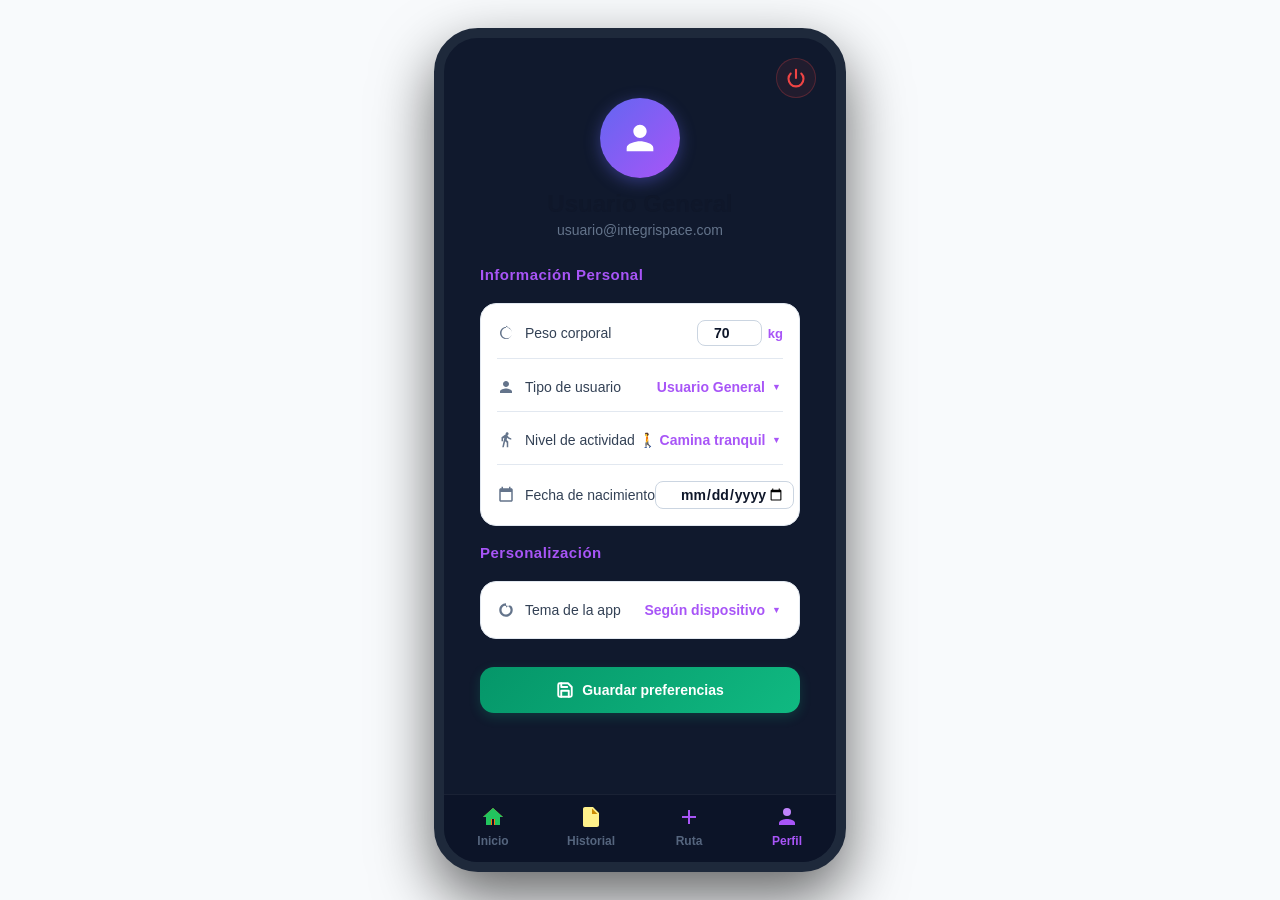
<file: pages/perfil.html>
<!DOCTYPE html>
<html lang="es">
<head>
    <meta charset="UTF-8">
    <meta name="viewport" content="width=device-width, initial-scale=1.0">
    <title>IntegriSpace 2.0 - Perfil</title>
    <link rel="stylesheet" href="../css/style.css">
    <style>
        .profile-layout, .profile-layout * {
            box-sizing: border-box;
            margin: 0;
            padding: 0;
        }
        .profile-layout {
            display: flex;
            flex-direction: column;
            gap: 18px; 
            padding: 20px 12px 20px 12px;
        }
        .profile-header {
            text-align: center;
            padding: 10px 0;
            display: flex;
            flex-direction: column;
            align-items: center;
            gap: 12px;
        }
        .avatar-box {
            width: 80px;
            height: 80px;
            background: linear-gradient(135deg, #6366f1, #a855f7);
            border-radius: 50%;
            display: flex;
            align-items: center;
            justify-content: center;
            box-shadow: 0 4px 16px rgba(99, 102, 241, 0.4);
        }
        .avatar-box svg {
            width: 40px;
            height: 40px;
            fill: #ffffff;
        }
        .profile-info h2 {
            font-size: 24px;
            font-weight: 700;
            color: #ffffff;
        }
        .profile-info p {
            font-size: 14px;
            color: #94a3b8;
            margin-top: 4px;
        }
        .section-title {
            font-size: 15px;
            font-weight: 700;
            color: #a855f7;
            margin-bottom: 2px;
            display: block;
            letter-spacing: 0.5px;
        }
        .info-card {
            background: rgba(30, 41, 59, 0.45);
            border: 1px solid rgba(255, 255, 255, 0.05);
            border-radius: 16px;
            padding: 16px;
            display: flex;
            flex-direction: column;
            gap: 16px;
        }

        /* Estructura limpia de filas del listado */
        .list-row {
            display: flex;
            justify-content: space-between;
            align-items: center;
            padding-bottom: 12px;
            border-bottom: 1px solid rgba(255, 255, 255, 0.06);
        }
        .list-row:last-of-type {
            border-bottom: none;
            padding-bottom: 0;
        }
        .list-row-left {
            display: flex;
            align-items: center;
            gap: 10px;
            flex-shrink: 0;
        }
        .list-row-left svg {
            width: 18px;
            height: 18px;
            fill: #94a3b8;
        }
        .list-row-left label {
            font-size: 14px;
            color: #ffffff;
            font-weight: 500;
        }

        /* Contenedores de entrada e interactivos */
        .weight-input-container {
            display: flex;
            align-items: center;
            gap: 6px;
        }
        .txt-weight, .custom-input-date, .clean-select-interactive {
            background: rgba(15, 23, 42, 0.5);
            border: 1px solid rgba(255, 255, 255, 0.1);
            border-radius: 8px;
            color: #ffffff;
            font-size: 14px;
            font-weight: 600;
            outline: none;
            transition: all 0.2s;
        }
        .txt-weight {
            width: 65px;
            text-align: center;
            padding: 4px;
        }
        .custom-input-date {
            padding: 4px 8px;
            font-family: inherit;
            text-align: right;
        }
        .weight-unit {
            font-size: 13px;
            color: #a855f7;
            font-weight: 700;
        }

        /* selectores estilo Dropdown interactivo */
        .clean-select-interactive {
            background: transparent;
            border: none;
            color: #a855f7;
            font-weight: 700;
            cursor: pointer;
            padding: 4px 18px 4px 4px; 
            text-align: right;
            -webkit-appearance: none;
            -moz-appearance: none;
            appearance: none;
            width: 100%;
        }

        /* Forzar el fondo oscuro en el desplegable nativo */
        .clean-select-interactive option {
            background-color: #1e293b; 
            color: #ffffff; 
        }

        /* Flecha del selector */
        .select-wrapper {
            position: relative;
            display: flex;
            align-items: center;
            justify-content: flex-end;
            max-width: 190px; 
        }
        
        .select-wrapper::before {
            content: "▼";
            font-size: 9px;
            color: #a855f7;
            position: absolute;
            right: 2px;
            pointer-events: none;
        }

        /* Botones de acción */
        .btn-save {
            background: linear-gradient(135deg, #059669, #10b981);
            color: #ffffff;
            border: none;
            border-radius: 14px;
            padding: 14px;
            font-size: 14px;
            font-weight: 700;
            cursor: pointer;
            display: flex;
            align-items: center;
            justify-content: center;
            gap: 8px;
            width: 100%;
            margin-top: 10px;
            box-shadow: 0 4px 12px rgba(16, 185, 129, 0.2);
            transition: all 0.2s;
        }
        .btn-save:hover {
            opacity: 0.95;
            box-shadow: 0 4px 16px rgba(16, 185, 129, 0.35);
        }
        
        /* Botón de cierre de sesión */
        .btn-logout {
            position: absolute;
            top: 20px;
            right: 20px;
            background: rgba(239, 68, 68, 0.1);
            color: #ef4444;
            border: 1px solid rgba(239, 68, 68, 0.25);
            border-radius: 50%;
            width: 40px;
            height: 40px;
            cursor: pointer;
            display: flex;
            align-items: center;
            justify-content: center;
            z-index: 10;
            transition: all 0.2s;
        }
        .btn-logout:hover { 
            background: rgba(239, 68, 68, 0.2); 
            transform: scale(1.05);
        }

        /* Configuración de la barra de navegación adaptada */
        .custom-bottom-nav {
            position: absolute;
            bottom: 0;
            left: 0;
            width: 100%;
            background: #0c1428; 
            border-top: 1px solid rgba(255, 255, 255, 0.06);
            display: flex;
            justify-content: space-around;
            padding: 10px 0 14px 0;
            z-index: 9999;
            border-radius: 0 0 30px 30px;
        }
        .custom-nav-item {
            display: flex;
            flex-direction: column;
            align-items: center;
            gap: 5px;
            color: #55657e;
            text-decoration: none;
            font-size: 12px;
            font-weight: 600;
            width: 65px;
            background: none; 
            border: none;     
            padding: 0;
        }
        .custom-nav-item.active { 
            color: #a855f7; 
        }
        .custom-nav-item svg { 
            width: 24px; 
            height: 24px; 
            display: block; 
        }

        /* Estilos para el cambio de tema claro */
        body.light-theme { background-color: #f8fafc; }
        body.light-theme .profile-info h2 { color: #0f172a; }
        body.light-theme .profile-info p { color: #64748b; }
        body.light-theme .info-card { background: #ffffff; border-color: #e2e8f0; }
        body.light-theme .list-row { border-bottom-color: #e2e8f0; }
        body.light-theme .list-row-left label { color: #334155; }
        body.light-theme .list-row-left svg { fill: #64748b; }
        body.light-theme .txt-weight, body.light-theme .custom-input-date { background: #ffffff; border-color: #cbd5e1; color: #0f172a; }
        body.light-theme .btn-logout { background: rgba(239, 68, 68, 0.08); }
        body.light-theme .clean-select-interactive option { background-color: #ffffff; color: #0f172a; }

        /* Alerta interna de la App */
        .custom-internal-alert {
            position: absolute;
            top: -100px;
            left: 12px;
            right: 12px;
            background-color: #1e293b;
            border-left: 4px solid #10b981;
            padding: 14px 16px;
            border-radius: 8px;
            box-shadow: 0 10px 25px rgba(0,0,0,0.5);
            display: flex;
            justify-content: space-between;
            align-items: center;
            z-index: 10000;
            transition: top 0.4s cubic-bezier(0.175, 0.885, 0.32, 1.275);
        }
        .custom-internal-alert.show {
            top: 15px;
        }
        .alert-text {
            color: #ffffff;
            font-size: 13.5px;
            font-weight: 600;
        }
        .alert-close-btn {
            background: #10b981;
            color: white;
            border: none;
            padding: 5px 10px;
            border-radius: 4px;
            font-size: 12px;
            font-weight: 700;
            cursor: pointer;
        }
    </style>
</head>
<body>

    <div class="wrapper-movil" style="position: relative; overflow: hidden;">
        
        <div class="custom-internal-alert" id="appInternalAlert">
            <span class="alert-text" id="appInternalAlertText">¡Preferencias guardadas exitosamente!</span>
            <button class="alert-close-btn" id="appInternalAlertBtn">Aceptar</button>
        </div>
        
        <button class="btn-logout" id="btnExitSession" title="Cerrar sesión">
            <svg viewBox="0 0 24 24" width="20" height="20" fill="none" stroke="currentColor" stroke-width="2.5" stroke-linecap="round" stroke-linejoin="round">
                <path d="M18.36 6.64a9 9 0 1 1-12.73 0"></path>
                <line x1="12" y1="2" x2="12" y2="12"></line>
            </svg>
        </button>

        <div class="contenido-app">
            <div class="profile-layout">
                
                <div class="profile-header">
                    <div class="avatar-box">
                        <svg viewBox="0 0 24 24">
                            <path d="M12 12c2.21 0 4-1.79 4-4s-1.79-4-4-4-4 1.79-4 4 1.79 4 4 4zm0 2c-2.67 0-8 1.34-8 4v2h16v-2c0-2.66-5.33-4-8-4z"/>
                        </svg>
                    </div>
                    <div class="profile-info">
                        <h2 id="lblProfileUser">Cargando...</h2>
                        <p id="lblProfileEmail">cargando@integrispace.com</p>
                    </div>
                </div>

                <span class="section-title">Información Personal</span>
                <div class="info-card">

                    <div class="list-row">
                        <div class="list-row-left">
                            <svg viewBox="0 0 24 24"><path d="M12 2c1.1 0 2 .9 2 2v1.08c3.39.49 6 3.39 6 6.92 0 3.87-3.13 7-7 7s-7-3.13-7-7c0-3.53 2.61-6.43 6-6.92V4c0-1.1.9-2 2-2zm0 18c4.41 0 8-3.59 8-8s-3.59-8-8-8-8 3.59-8 8 3.59 8 8 8z"/></svg>
                            <label for="txtWeightValue">Peso corporal</label>
                        </div>
                        <div class="weight-input-container">
                            <input type="number" id="txtWeightValue" class="txt-weight" value="70" min="20" max="250">
                            <span class="weight-unit">kg</span>
                        </div>
                    </div>

                    <div class="list-row">
                        <div class="list-row-left">
                            <svg viewBox="0 0 24 24"><path d="M12 12c2.21 0 4-1.79 4-4s-1.79-4-4-4-4 1.79-4 4 1.79 4 4 4zm0 2c-2.67 0-8 1.34-8 4v2h16v-2c0-2.66-5.33-4-8-4z"/></svg>
                            <label for="gridMobility">Tipo de usuario</label>
                        </div>
                        <div class="select-wrapper">
                            <select id="gridMobility" class="clean-select-interactive">
                                <option value="general">Usuario General</option>
                                <option value="movilidad">Movilidad Reducida</option>
                                <option value="runner">Runner</option>
                                <option value="turista">Turista</option>
                            </select>
                        </div>
                    </div>

                    <div class="list-row">
                        <div class="list-row-left">
                            <svg viewBox="0 0 24 24"><path d="M13.5 5.5c1.1 0 2-.9 2-2s-.9-2-2-2-2 .9-2 2 .9 2 2 2zM9.8 8.9L7 21.5h2.1l1.8-8 2.1 2v6h2v-7.5l-2.1-2 .6-3c1.3 1.5 3.3 2.5 5.5 2.5v-2c-1.9 0-3.5-1-4.3-2.4l-1-1.6c-.4-.7-1.1-1-1.8-1-.3 0-.5.1-.8.1L6 8.3v5.2h2V9.9l1.8-1z"/></svg>
                            <label for="gridPace">Nivel de actividad</label>
                        </div>
                        <div class="select-wrapper">
                            <select id="gridPace" class="clean-select-interactive">
                                <option value="camina" id="paceCamina">🚶 Camina tranquilo</option>
                                <option value="prisa" id="pacePrisa">⚡ Va con prisa</option>
                                <option value="corre" id="paceCorre">🏃 Trote / Corre</option>
                                <option value="explora" id="paceExplora">📸 Explora el área</option>
                            </select>
                        </div>
                    </div>

                    <div class="list-row">
                        <div class="list-row-left">
                            <svg viewBox="0 0 24 24"><path d="M19 3h-1V1h-2v2H8V1H6v2H5c-1.11 0-1.99.9-1.99 2L3 19c0 1.1.89 2 2 2h14c1.1 0 2-.9 2-2V5c0-1.1-.9-2-2-2zm0 16H5V8h14v11z"/></svg>
                            <label for="txtBirthdate">Fecha de nacimiento</label>
                        </div>
                        <input type="date" id="txtBirthdate" class="custom-input-date">
                    </div>

                </div>

                <span class="section-title">Personalización</span>
                <div class="info-card">
                    <div class="list-row">
                        <div class="list-row-left">
                            <svg viewBox="0 0 24 24"><path d="M12 3c-4.97 0-9 4.03-9 9s4.03 9 9 9 9-4.03 9-9-4.03-9-9-3zm0 15c-3.31 0-6-2.69-6-6s2.69-6 6-6 6 2.69 6 6-2.69 6-6 6z"/></svg>
                            <label for="selTheme">Tema de la app</label>
                        </div>
                        <div class="select-wrapper">
                            <select id="selTheme" class="clean-select-interactive">
                                <option value="device">Según dispositivo</option>
                                <option value="dark">Oscuro</option>
                                <option value="light">Claro</option>
                            </select>
                        </div>
                    </div>
                </div>

                <button class="btn-save" id="btnSaveConfig">
                    <svg viewBox="0 0 24 24" width="18" height="18" fill="none" stroke="currentColor" stroke-width="2.5" stroke-linecap="round" stroke-linejoin="round">
                        <path d="M19 21H5a2 2 0 0 1-2-2V5a2 2 0 0 1 2-2h11l5 5v11a2 2 0 0 1-2 2z"></path>
                        <polyline points="17 21 17 13 7 13 7 21"></polyline>
                        <polyline points="7 3 7 8 15 8"></polyline>
                    </svg>
                    Guardar preferencias
                </button>

            </div>
        </div>

        <nav class="custom-bottom-nav">
            <a href="dashboard.html" class="custom-nav-item">
                <svg viewBox="0 0 24 24">
                    <path d="M12 3L2 12h3v8h6v-6h2v6h6v-8h3L12 3z" fill="#f97316"/>
                    <path d="M10 20v-6h4v6h5v-8h3L12 3 2 12h3v8h5z" fill="#22c55e"/>
                </svg>
                <span>Inicio</span>
            </a>
            <a href="historial.html" class="custom-nav-item">
                <svg viewBox="0 0 24 24">
                    <path d="M14 2H6c-1.1 0-1.99.9-1.99 2L4 20c0 1.1.89 2 1.99 2H18c1.1 0 2-.9 2-2V8l-6-6z" fill="#fef08a"/>
                    <path d="M13 9V3.5L18.5 9H13z" fill="#ca8a04"/>
                </svg>
                <span>Historial</span>
            </a>
            <a href="ruta.html" class="custom-nav-item">
                <svg viewBox="0 0 24 24">
                    <path d="M19 13h-6v6h-2v-6H5v-2h6V5h2v6h6v2z" fill="#a855f7"/>
                </svg>
                <span>Ruta</span>
            </a>
            <a href="perfil.html" class="custom-nav-item active">
                <svg viewBox="0 0 24 24">
                    <circle cx="12" cy="7" r="4" fill="#c084fc"/>
                    <path d="M12 14c-2.67 0-8 1.34-8 4v2h16v-2c0-2.66-5.33-4-8-4z" fill="#a855f7"/>
                </svg>
                <span>Perfil</span>
            </a>
        </nav>
    </div>

    <script>
        document.addEventListener('DOMContentLoaded', () => {
            
            // 1. SISTEMA INTELIGENTE DE DETECCIÓN DE REGISTROS (Mapeo dinámico)
            let usuarioActiva = localStorage.getItem('user_name') || localStorage.getItem('username') || localStorage.getItem('sesionActiva');
            let correoActivo = localStorage.getItem('user_email') || localStorage.getItem('email') || localStorage.getItem('correo');

            if (!usuarioActiva || usuarioActiva === "Usuario General") {
                usuarioActiva = Object.keys(localStorage)
                    .map(key => localStorage.getItem(key))
                    .find(val => val && !val.includes('@') && val.length > 2 && val !== "device" && val !== "dark" && val !== "light" && val !== "general" && val !== "camina") || "Usuario General";
            }

            if (!correoActivo || correoActivo === "usuario@integrispace.com") {
                correoActivo = Object.keys(localStorage)
                    .map(key => {
                        try {
                            return JSON.parse(localStorage.getItem(key));
                        } catch (e) {
                            return null;
                        }
                    })
                    .find(obj => obj && obj.email)
                    ?.email || "usuario@integrispace.com";
            }
            
            // Pintar los datos dinámicos obtenidos inmediatamente
            document.getElementById('lblProfileUser').textContent = usuarioActiva;
            document.getElementById('lblProfileEmail').textContent = correoActivo;

            // Elementos de la interfaz
            const txtWeightValue = document.getElementById('txtWeightValue');
            const txtBirthdate = document.getElementById('txtBirthdate');
            const selTheme = document.getElementById('selTheme');
            const selectMobility = document.getElementById('gridMobility');
            const selectPace = document.getElementById('gridPace');

            const paceCamina = document.getElementById('paceCamina');
            const pacePrisa = document.getElementById('pacePrisa');
            const paceCorre = document.getElementById('paceCorre');

            // Control de Alerta interna
            const internalAlert = document.getElementById('appInternalAlert');
            const internalAlertText = document.getElementById('appInternalAlertText');
            const internalAlertBtn = document.getElementById('appInternalAlertBtn');

            function showCustomAlert(message, callback = null) {
                internalAlertText.textContent = message;
                internalAlert.classList.add('show');
                
                const newBtn = internalAlertBtn.cloneNode(true);
                internalAlertBtn.parentNode.replaceChild(newBtn, internalAlertBtn);
                
                newBtn.addEventListener('click', () => {
                    internalAlert.classList.remove('show');
                    if (callback) callback();
                });
            }

            // Cargar datos guardados del perfil
            const savedWeight = localStorage.getItem('user_weight');
            const savedProfile = localStorage.getItem('user_profile');
            const savedPace = localStorage.getItem('user_pace');
            const savedBirthdate = localStorage.getItem('user_birthdate');
            const savedTheme = localStorage.getItem('user_theme') || 'device';

            if (savedWeight) txtWeightValue.value = savedWeight;
            if (savedBirthdate) txtBirthdate.value = savedBirthdate;
            selTheme.value = savedTheme;

            // Manejo de Temas
            function applyTheme(themeMode) {
                if (themeMode === 'light') {
                    document.body.classList.add('light-theme');
                } else if (themeMode === 'dark') {
                    document.body.classList.remove('light-theme');
                } else {
                    const prefersLight = window.matchMedia('(prefers-color-scheme: light)').matches;
                    document.body.classList.toggle('light-theme', prefersLight);
                }
            }

            selTheme.addEventListener('change', (e) => applyTheme(e.target.value));
            applyTheme(savedTheme);

            // Textos Inclusivos dinámicos
            function renderInclusiveTexts(perfil) {
                if (perfil === "movilidad") {
                    paceCamina.text = "♿ Movilidad reducida (Base)";
                    pacePrisa.text = "⚡ Movilidad reducida (Rápido)";
                    paceCorre.text = "💪 Movilidad reducida (Intenso)";
                } else {
                    paceCamina.text = "🚶 Camina tranquilo";
                    pacePrisa.text = "⚡ Va con prisa";
                    paceCorre.text = "🏃 Trote / Corre";
                }
            }

            if (savedProfile) {
                selectMobility.value = savedProfile;
                renderInclusiveTexts(savedProfile);
            } else {
                renderInclusiveTexts('general');
            }

            if (savedPace) selectPace.value = savedPace;

            // Reactividad del selector de tipo de usuario
            selectMobility.addEventListener('change', () => {
                const perfil = selectMobility.value;
                renderInclusiveTexts(perfil);
                
                if (perfil === "movilidad") selectPace.value = "camina";
                else if (perfil === "runner") selectPace.value = "corre";
                else if (perfil === "turista") selectPace.value = "explora";
                else selectPace.value = "camina";
            });

            // Guardar Preferencias
            document.getElementById('btnSaveConfig').addEventListener('click', () => {
                localStorage.setItem('user_weight', txtWeightValue.value);
                localStorage.setItem('user_profile', selectMobility.value || 'general');
                localStorage.setItem('user_pace', selectPace.value || 'camina');
                localStorage.setItem('user_birthdate', txtBirthdate.value);
                localStorage.setItem('user_theme', selTheme.value);

                localStorage.setItem('user_email', correoActivo);
                localStorage.setItem('user_name', usuarioActiva);

                showCustomAlert("¡Preferencias guardadas exitosamente!");
            });

            // Cierre seguro de sesión
            document.getElementById('btnExitSession').addEventListener('click', () => {
                localStorage.clear();
                sessionStorage.clear();
                showCustomAlert("Cerrando sesión de forma segura...", () => {
                    window.location.replace('../index.html');
                });
            });
        });
    </script>
</body>
</html>
</file>
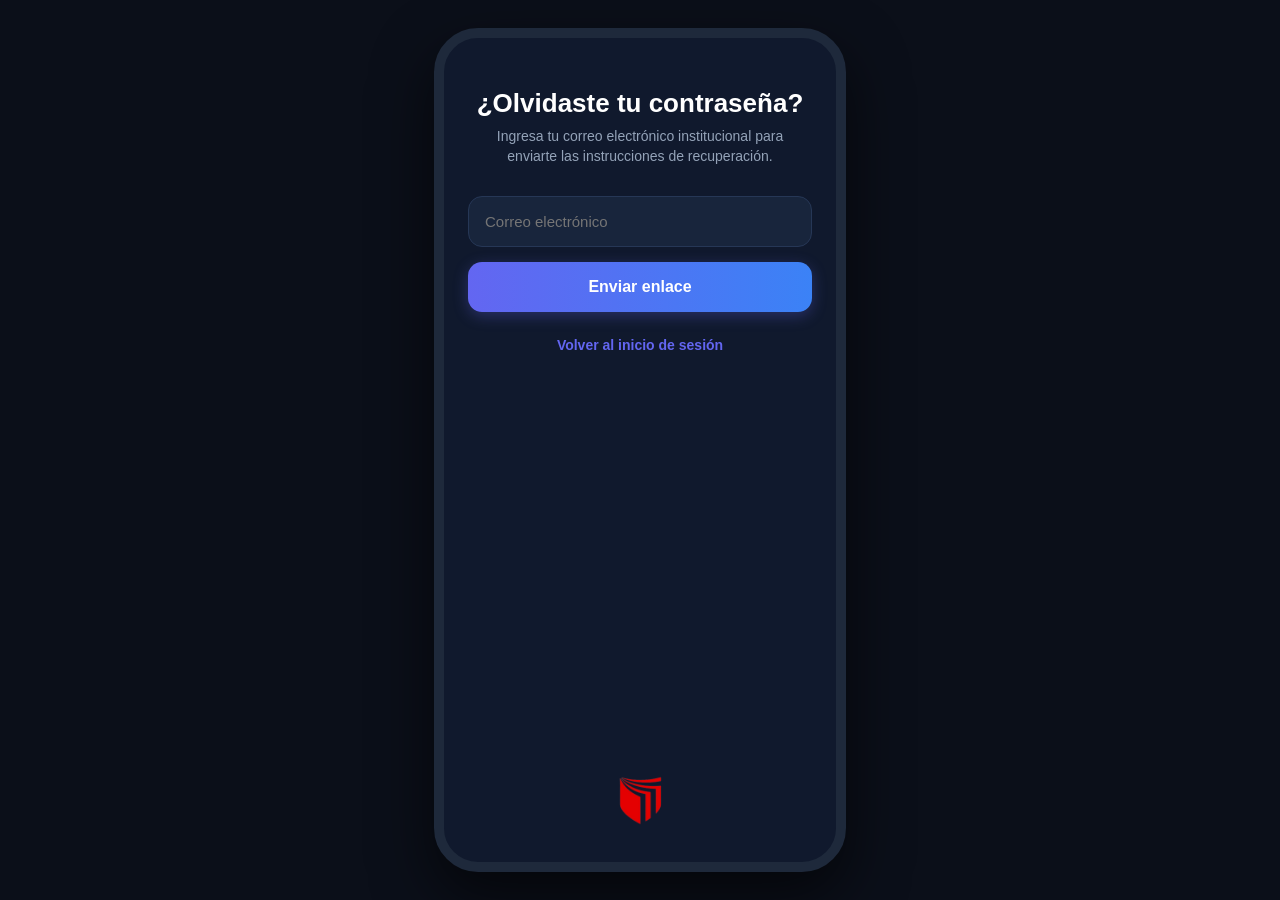
<file: pages/recuperar.html>
<!DOCTYPE html>
<html lang="es">
<head>
    <meta charset="UTF-8">
    <meta name="viewport" content="width=device-width, initial-scale=1.0">
    <title>IntegriSpace 2.0 - Recuperar Contraseña</title>
    <link rel="stylesheet" href="../css/style.css">
    <style>
        .recover-layout {
            display: flex;
            flex-direction: column;
            justify-content: space-between;
            align-items: center;
            height: 100%;
            width: 100%;
        }
        .recover-header {
            width: 100%;
            text-align: center;
            margin-top: 20px;
        }
        .recover-header h2 {
            font-size: 26px;
            font-weight: 700;
            margin-bottom: 8px;
        }
        .recover-header p {
            color: var(--texto-gris);
            font-size: 14px;
            line-height: 1.4;
            padding: 0 10px;
        }
        .form-container {
            width: 100%;
            margin-top: 30px;
            flex: 1;
        }
        .login-input {
            width: 100%;
            background-color: var(--bg-tarjeta);
            border: 1px solid var(--borde-tarjeta);
            padding: 16px;
            border-radius: 14px;
            color: white;
            font-size: 15px;
            outline: none;
            margin-bottom: 15px;
        }
        .login-input:focus {
            border-color: #3b82f6;
        }
        .btn-recover {
            width: 100%;
            background: var(--gradiente-morado);
            border: none;
            padding: 16px;
            border-radius: 14px;
            color: white;
            font-size: 16px;
            font-weight: bold;
            cursor: pointer;
            box-shadow: 0 4px 15px rgba(99, 102, 241, 0.3);
        }
        .back-to-login {
            color: var(--texto-gris);
            font-size: 14px;
            margin-top: 25px;
            text-align: center;
        }
        .back-to-login a {
            color: #6366f1;
            text-decoration: none;
            font-weight: bold;
        }
        .msg-status {
            font-size: 14px;
            margin-bottom: 15px;
            text-align: center;
            padding: 12px;
            border-radius: 10px;
            display: none;
        }
        .msg-error {
            background: rgba(239, 68, 68, 0.1);
            color: #ef4444;
            border: 1px solid rgba(239, 68, 68, 0.2);
        }
        .msg-success {
            background: rgba(34, 197, 94, 0.1);
            color: #22c55e;
            border: 1px solid rgba(34, 197, 94, 0.2);
        }
    </style>
</head>
<body>

    <div class="wrapper-movil">
        <div class="contenido-app">
            <div class="recover-layout">
                
                <div class="recover-header">
                    <h2>¿Olvidaste tu contraseña?</h2>
                    <p>Ingresa tu correo electrónico institucional para enviarte las instrucciones de recuperación.</p>
                </div>

                <div class="form-container">
                    <form id="recoverForm">
                        <div id="recoverStatus" class="msg-status"></div>
                        
                        <input type="email" id="recoverEmail" class="login-input" placeholder="Correo electrónico" required>
                        
                        <button type="submit" class="btn-recover">Enviar enlace</button>
                    </form>

                    <p class="back-to-login">
                        <a href="index.html">Volver al inicio de sesión</a>
                    </p>
                </div>

                <img src="../assets/logo_ucv.png" alt="UCV" style="width: 65px; margin-top: 20px;">

            </div>
        </div>
    </div>

    <script src="../js/script.js"></script>
</body>
</html>
</file>
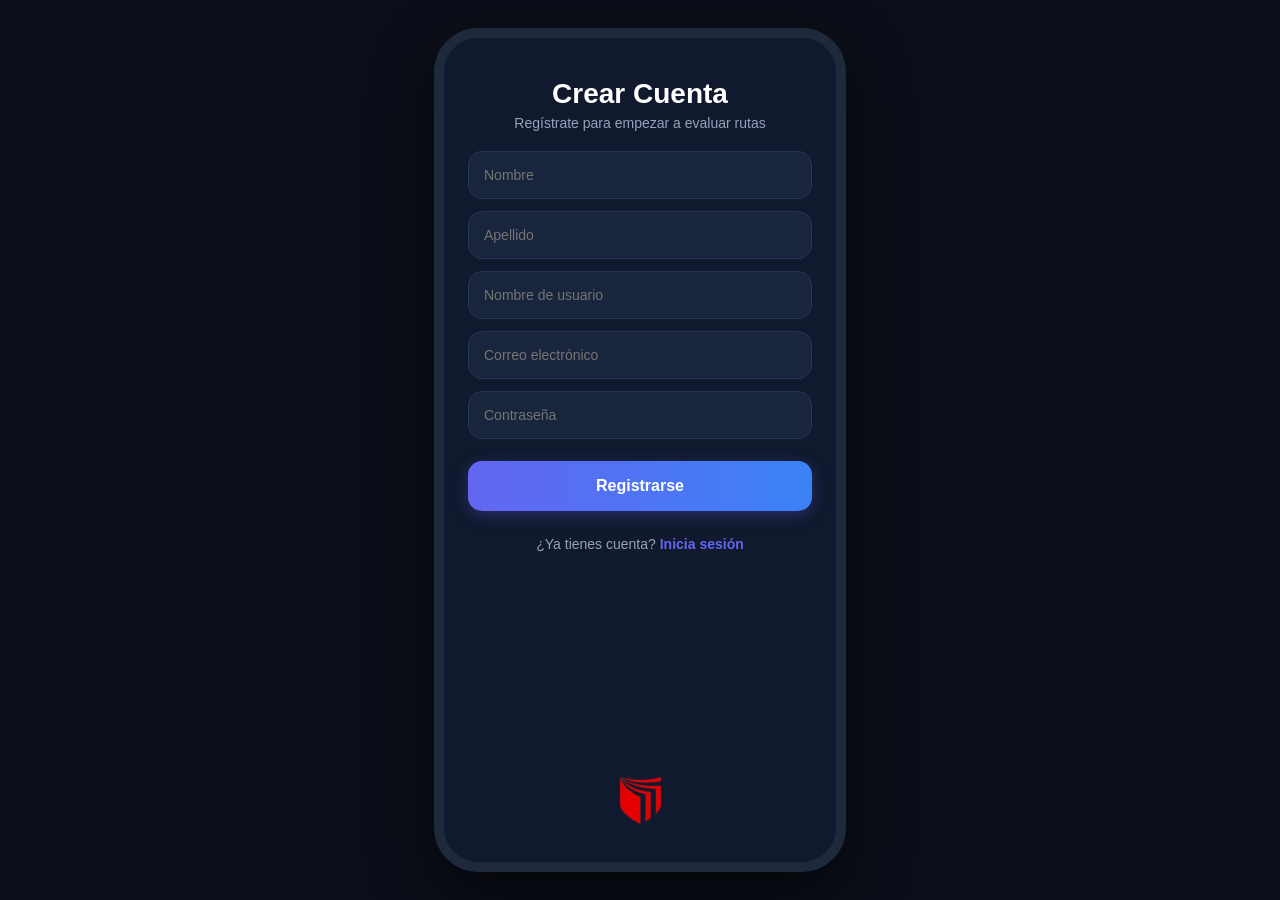
<file: pages/registro.html>
<!DOCTYPE html>
<html lang="es">
<head>
    <meta charset="UTF-8">
    <meta name="viewport" content="width=device-width, initial-scale=1.0">
    <title>IntegriSpace 2.0 - Registro</title>
    <link rel="stylesheet" href="../css/style.css">
    <style>
        .register-layout {
            display: flex;
            flex-direction: column;
            justify-content: space-between;
            align-items: center;
            height: 100%;
            width: 100%;
        }
        .register-header {
            width: 100%;
            text-align: center;
            margin-top: 10px;
        }
        .register-header h2 {
            font-size: 28px;
            font-weight: 700;
            margin-bottom: 5px;
        }
        .register-header p {
            color: var(--texto-gris);
            font-size: 14px;
        }
        .form-container {
            width: 100%;
            margin-top: 20px;
            flex: 1;
        }
        .login-input {
            width: 100%;
            background-color: var(--bg-tarjeta);
            border: 1px solid var(--borde-tarjeta);
            padding: 15px;
            border-radius: 14px;
            color: white;
            font-size: 14px;
            outline: none;
            margin-bottom: 12px;
            box-sizing: border-box;
        }
        .login-input:focus {
            border-color: #3b82f6;
        }
        .btn-register {
            width: 100%;
            background: var(--gradiente-morado);
            border: none;
            padding: 16px;
            border-radius: 14px;
            color: white;
            font-size: 16px;
            font-weight: bold;
            cursor: pointer;
            margin-top: 10px;
            box-shadow: 0 4px 15px rgba(99, 102, 241, 0.3);
        }
        .back-to-login {
            color: var(--texto-gris);
            font-size: 14px;
            margin-top: 25px;
            text-align: center;
        }
        .back-to-login a {
            color: #6366f1;
            text-decoration: none;
            font-weight: bold;
        }
        
        .msg-error {
            background: rgba(239, 68, 68, 0.15);
            color: #ef4444;
            border: 1px solid rgba(239, 68, 68, 0.25);
            font-size: 13px;
            padding: 12px;
            border-radius: 10px;
            margin-bottom: 12px;
            text-align: center;
            display: none;
        }

        /* --- MODAL OSCURO ADAPTATIVO COHERENTE --- */
        .custom-modal-overlay {
            position: fixed;
            top: 0; left: 0; width: 100%; height: 100%;
            background: rgba(15, 23, 42, 0.85);
            backdrop-filter: blur(4px);
            display: flex; align-items: center; justify-content: center;
            z-index: 10000;
            opacity: 0; pointer-events: none;
            transition: opacity 0.2s ease;
        }
        .custom-modal-overlay.active {
            opacity: 1; pointer-events: auto;
        }
        .custom-modal-card {
            background: #1e293b;
            border: 1px solid rgba(255, 255, 255, 0.1);
            border-radius: 16px;
            padding: 24px;
            width: 90%;
            max-width: 340px;
            text-align: center;
            box-shadow: 0 10px 25px -5px rgba(0, 0, 0, 0.5);
            transform: scale(0.9);
            transition: transform 0.2s ease;
        }
        .custom-modal-overlay.active .custom-modal-card {
            transform: scale(1);
        }
        .custom-modal-title {
            color: #ffffff; font-size: 18px; font-weight: 700; margin-bottom: 8px;
        }
        .custom-modal-text {
            color: #94a3b8; font-size: 14px; line-height: 1.5; margin-bottom: 20px;
        }
        .btn-modal-confirm {
            background: #6366f1; color: #ffffff;
            padding: 10px 24px; border-radius: 8px; font-size: 14px; font-weight: 600;
            cursor: pointer; border: none; width: 100%; transition: background 0.2s;
        }
        .btn-modal-confirm:hover { background: #4f46e5; }

        /* =========================================================
           SOPORTE DE ACCESIBILIDAD EMPAREJADO CON TU SCRIPT.JS
           ========================================================= */
        body.large-text .register-header h2 { font-size: 36px !important; }
        body.large-text .register-header p { font-size: 18px !important; }
        body.large-text .login-input { font-size: 18px !important; padding: 18px; }
        body.large-text .btn-register { font-size: 18px !important; }
        body.large-text .back-to-login { font-size: 16px !important; }
        body.large-text .custom-modal-title { font-size: 22px !important; }
        body.large-text .custom-modal-text { font-size: 16px !important; }

        body.high-contrast {
            background-color: #000000 !important;
        }
        body.high-contrast .register-layout {
            background-color: #000000 !important;
        }
        body.high-contrast .register-header h2,
        body.high-contrast .register-header p,
        body.high-contrast .back-to-login,
        body.high-contrast .custom-modal-title,
        body.high-contrast .custom-modal-text {
            color: #ffffff !important;
        }
        body.high-contrast .login-input {
            background-color: #000000 !important;
            border: 2px solid #ffffff !important;
            color: #ffffff !important;
        }
        body.high-contrast .login-input::placeholder {
            color: #ffffff !important;
            opacity: 0.8;
        }
        body.high-contrast .btn-register,
        body.high-contrast .btn-modal-confirm {
            background: #ffffff !important;
            color: #000000 !important;
            font-weight: 900 !important;
            border: 2px solid #000000 !important;
        }
        body.high-contrast .back-to-login a {
            color: #ffff00 !important;
            text-decoration: underline !important;
        }
        body.high-contrast .custom-modal-card {
            background: #000000 !important;
            border: 2px solid #ffffff !important;
        }
    </style>
    
    <script>
        if (localStorage.getItem('access_large_text') === 'true') document.documentElement.classList.add('large-text');
        if (localStorage.getItem('access_high_contrast') === 'true') document.documentElement.classList.add('high-contrast');
    </script>
</head>
<body>

    <div class="wrapper-movil">
        <div class="contenido-app">
            <div class="register-layout">
                
                <div class="register-header">
                    <h2 data-es="Crear Cuenta" data-en="Create Account">Crear Cuenta</h2>
                    <p data-es="Regístrate para empezar a evaluar rutas" data-en="Register to start evaluating routes">Regístrate para empezar a evaluar rutas</p>
                </div>

                <div class="form-container">
                    <form id="registerForm">
                        <div id="errorMsg" class="msg-error" data-es="Por favor, rellena todos los campos correctamente." data-en="Please fill out all fields correctly.">Por favor, rellena todos los campos correctamente.</div>
                        
                        <input type="text" id="regNombre" class="login-input" placeholder="Nombre" data-placeholder-es="Nombre" data-placeholder-en="First Name" required>
                        <input type="text" id="regApellido" class="login-input" placeholder="Apellido" data-placeholder-es="Apellido" data-placeholder-en="Last Name" required>
                        <input type="text" id="regUsername" class="login-input" placeholder="Nombre de usuario" data-placeholder-es="Nombre de usuario" data-placeholder-en="Username" required>
                        <input type="email" id="regEmail" class="login-input" placeholder="Correo electrónico" data-placeholder-es="Correo electrónico" data-placeholder-en="Email address" required>
                        <input type="password" id="regPassword" class="login-input" placeholder="Contraseña" data-placeholder-es="Contraseña" data-placeholder-en="Password" required>
                        
                        <button type="submit" id="btnEjecutarRegistro" class="btn-register" data-es="Registrarse" data-en="Register">Registrarse</button>
                    </form>

                    <p class="back-to-login">
                        <span data-es="¿Ya tienes cuenta?" data-en="Already have an account?">¿Ya tienes cuenta?</span> 
                        <a href="index.html" data-es="Inicia sesión" data-en="Sign In">Inicia sesión</a>
                    </p>
                </div>

                <img src="../assets/logo_ucv.png" alt="UCV" style="width: 65px; margin-top: 20px;">

            </div>
        </div>
    </div>

    <div id="successModal" class="custom-modal-overlay">
        <div class="custom-modal-card">
            <div class="custom-modal-title" data-es="¡Registro Exitoso!" data-en="Successful Registration!">¡Registro Exitoso!</div>
            <p class="custom-modal-text" data-es="Tu cuenta ha sido creada correctamente. Ahora puedes iniciar sesión." data-en="Your account has been successfully created. Now you can log in.">Tu cuenta ha sido creada correctamente. Ahora puedes iniciar sesión.</p>
            <button id="btnModalAccept" class="btn-modal-confirm" data-es="Aceptar" data-en="Accept">Aceptar</button>
        </div>
    </div>

    <script src="../js/script.js"></script>

    <script>
        document.addEventListener('DOMContentLoaded', () => {
            // Sincronizar el idioma actual usando la función exacta de tu script.js
            const idiomaActual = localStorage.getItem('app_lang') || 'es';
            if (typeof aplicarIdioma === 'function') {
                aplicarIdioma(idiomaActual);
            }

            // Sincronizar textos manuales especiales (como el span interno del link)
            document.querySelectorAll('[data-es]').forEach(elem => {
                const txt = elem.getAttribute(`data-${idiomaActual}`);
                if (txt && elem.classList.contains('back-to-login')) {
                    const subSpan = elem.querySelector('span');
                    if (subSpan) subSpan.textContent = txt;
                }
            });

            const registerForm = document.getElementById('registerForm');
            const btnEjecutarRegistro = document.getElementById('btnEjecutarRegistro');
            const errorMsg = document.getElementById('errorMsg');
            const successModal = document.getElementById('successModal');
            const btnModalAccept = document.getElementById('btnModalAccept');

            if (registerForm && btnEjecutarRegistro) {
                // Interceptamos el click antes de que el formulario dispare el "submit" global
                btnEjecutarRegistro.addEventListener('click', (e) => {
                    const nombre = document.getElementById('regNombre').value.trim();
                    const apellido = document.getElementById('regApellido').value.trim();
                    const username = document.getElementById('regUsername').value.trim();
                    const email = document.getElementById('regEmail').value.trim().toLowerCase();
                    const password = document.getElementById('regPassword').value;

                    // Si falta algún campo obligatorio, dejamos que el formulario maneje su validación visual
                    if (!nombre || !apellido || !username || !email || !password) {
                        errorMsg.style.display = 'block';
                        return;
                    }

                    // Detenemos por completo la propagación para que script.js no ejecute su alert()
                    e.preventDefault();
                    e.stopPropagation();

                    errorMsg.style.display = 'none';

                    // Guardamos estructurado exactamente igual que tu lógica central
                    const usuarioNuevo = { nombre, apellido, username, email, password };
                    localStorage.setItem('usuarioRegistrado', JSON.stringify(usuarioNuevo));

                    // Levantamos el modal integrado directamente en la interfaz del aplicativo
                    if (successModal) {
                        successModal.classList.add('active');
                    }
                });

                // Evitamos recargas accidentales si presionan Enter
                registerForm.addEventListener('submit', (e) => {
                    e.preventDefault();
                    e.stopPropagation();
                });
            }

            if (btnModalAccept) {
                btnModalAccept.addEventListener('click', () => {
                    if (successModal) successModal.classList.remove('active');
                    window.location.href = "index.html";
                });
            }
        });
    </script>
</body>
</html>
</file>
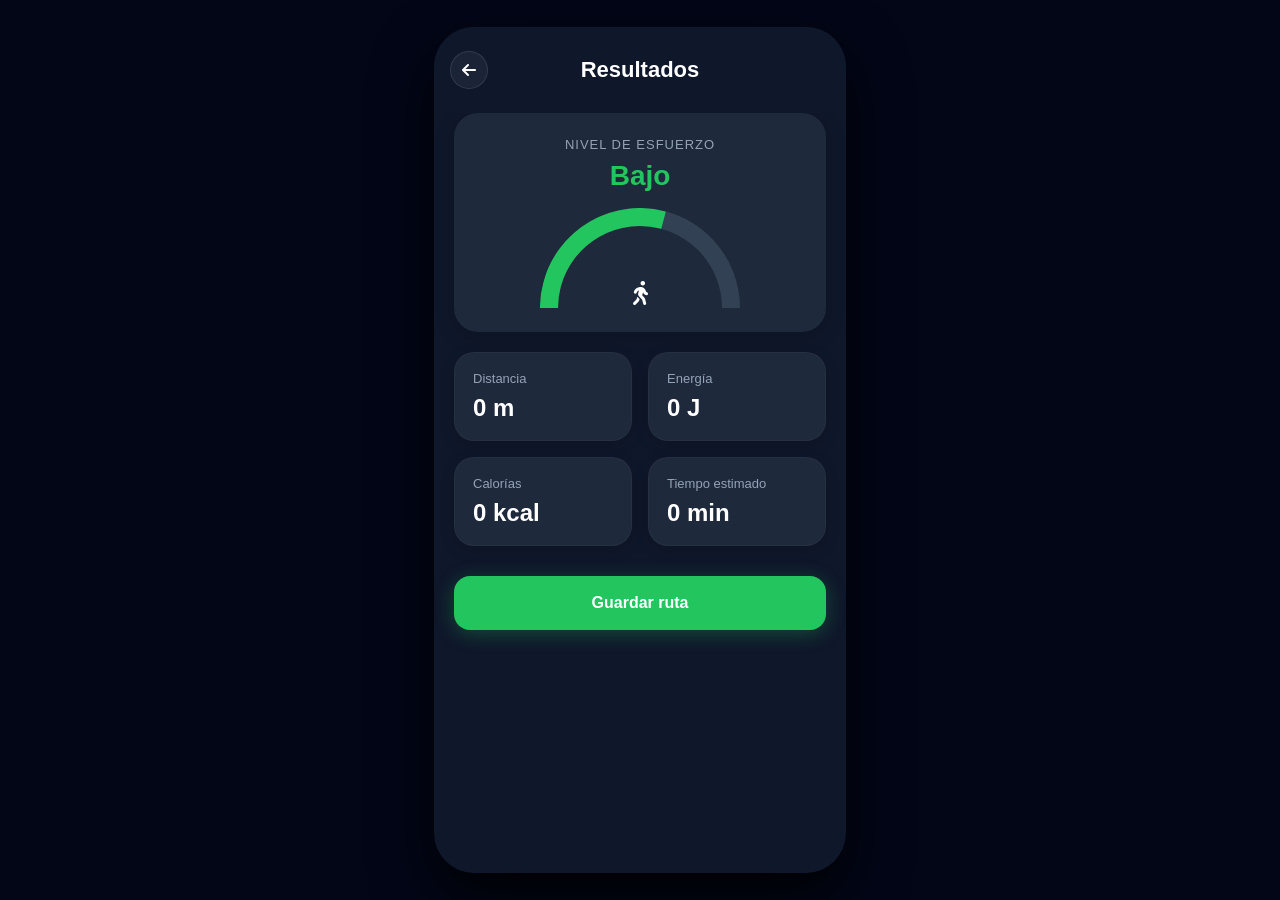
<file: pages/resultados.html>
<!DOCTYPE html>
<html lang="es">
<head>
    <meta charset="UTF-8">
    <meta name="viewport" content="width=device-width, initial-scale=1.0, maximum-scale=1.0, user-scalable=no, shrink-to-fit=no">
    <title>IntegriSpace 2.0 - Resultados</title>
    <link rel="stylesheet" href="https://cdnjs.cloudflare.com/ajax/libs/font-awesome/6.4.0/css/all.min.css">
    <style>
        * {
            box-sizing: border-box;
            margin: 0;
            padding: 0;
            font-family: -apple-system, BlinkMacSystemFont, "Segoe UI", Roboto, sans-serif;
        }
        body {
            background: #020617;
            display: flex;
            justify-content: center;
            align-items: center;
            min-height: 100vh;
            margin: 0;
            overflow: hidden;
            /* Fuerza al cuerpo de la página a respetar una escala de visualización fija */
            transform-origin: center center;
        }
        /* Contenedor móvil con aislamiento total de tamaño (size containment) */
        .wrapper-movil {
            position: relative;
            width: 412px;
            max-width: 412px;
            height: 846px;
            max-height: 846px;
            border-radius: 40px;
            background: #0f172a;
            box-shadow: 0 25px 60px rgba(0,0,0,0.85);
            display: flex;
            flex-direction: column;
            overflow: hidden;
            contain: strict; /* Bloquea dimensiones de forma agresiva a nivel de layout, paint y size */
        }
        .header-analisis {
            padding: 24px 16px;
            display: flex;
            align-items: center;
            background: #0f172a;
            flex-shrink: 0;
        }
        .back-btn {
            width: 38px;
            height: 38px;
            background: rgba(30, 41, 59, 0.8);
            border: 1px solid rgba(255, 255, 255, 0.1);
            border-radius: 50%;
            color: white;
            display: flex;
            align-items: center;
            justify-content: center;
            cursor: pointer;
            text-decoration: none;
        }
        .header-analisis h2 {
            flex: 1;
            text-align: center;
            font-size: 22px;
            font-weight: 700;
            color: #ffffff;
            margin-right: 38px;
        }
        .content-scroll {
            flex: 1;
            padding: 0 20px;
            display: flex;
            flex-direction: column;
            gap: 20px;
            overflow-y: auto;
        }
        .gauge-card {
            background: #1e293b;
            border-radius: 24px;
            padding: 24px;
            text-align: center;
            box-shadow: 0 4px 20px rgba(0,0,0,0.2);
        }
        .gauge-label {
            color: #94a3b8;
            font-size: 13px;
            text-transform: uppercase;
            letter-spacing: 1px;
            margin-bottom: 8px;
        }
        .gauge-status {
            font-size: 28px;
            font-weight: 800;
            color: #22c55e;
            margin-bottom: 16px;
        }
        .gauge-visual-container {
            position: relative;
            width: 200px;
            height: 100px;
            margin: 0 auto;
            overflow: hidden;
        }
        .gauge-arc-bg {
            position: absolute;
            width: 200px;
            height: 200px;
            border-radius: 50%;
            border: 18px solid #334155;
            box-sizing: border-box;
        }
        .gauge-arc-fill {
            position: absolute;
            width: 200px;
            height: 200px;
            border-radius: 50%;
            border: 18px solid #22c55e;
            box-sizing: border-box;
            clip-path: polygon(0 0, 50% 0, 50% 100%, 0 100%);
            transform: rotate(0deg);
        }
        .gauge-icon {
            position: absolute;
            bottom: 0;
            left: 50%;
            transform: translateX(-50%);
            font-size: 24px;
            color: #ffffff;
        }
        .grid-metrics {
            display: grid;
            grid-template-columns: repeat(2, 1fr);
            gap: 16px;
        }
        .metric-box {
            background: #1e293b;
            border: 1px solid rgba(255, 255, 255, 0.03);
            border-radius: 20px;
            padding: 18px;
            box-shadow: 0 4px 15px rgba(0,0,0,0.15);
        }
        .metric-title {
            color: #94a3b8;
            font-size: 13px;
            margin-bottom: 8px;
            font-weight: 500;
        }
        .metric-num {
            font-size: 24px;
            font-weight: 700;
            color: #ffffff;
        }
        .btn-save-route {
            width: 100%;
            background: #22c55e;
            color: #ffffff;
            border: none;
            border-radius: 16px;
            padding: 18px;
            font-size: 16px;
            font-weight: 700;
            cursor: pointer;
            box-shadow: 0 4px 20px rgba(34, 197, 94, 0.3);
            margin-top: 10px;
            margin-bottom: 30px;
            transition: background 0.2s;
            flex-shrink: 0;
        }
        .btn-save-route:hover {
            background: #16a34a;
        }
    </style>
</head>
<body>

    <div class="wrapper-movil">
        <div class="header-analisis">
            <a href="ruta.html" class="back-btn"><i class="fa-solid fa-arrow-left"></i></a>
            <h2>Resultados</h2>
        </div>

        <div class="content-scroll">
            <div class="gauge-card">
                <p class="gauge-label">Nivel de Esfuerzo</p>
                <div class="gauge-status" id="txt-esfuerzo">Bajo</div>
                <div class="gauge-visual-container">
                    <div class="gauge-arc-bg"></div>
                    <div class="gauge-arc-fill" id="arc-progreso"></div>
                    <div class="gauge-icon"><i class="fa-solid fa-person-walking"></i></div>
                </div>
            </div>

            <div class="grid-metrics">
                <div class="metric-box">
                    <p class="metric-title">Distancia</p>
                    <div class="metric-num" id="res-distancia">0 m</div>
                </div>
                <div class="metric-box">
                    <p class="metric-title">Energía</p>
                    <div class="metric-num" id="res-energia">0 J</div>
                </div>
                <div class="metric-box">
                    <p class="metric-title">Calorías</p>
                    <div class="metric-num" id="res-calorias">0 kcal</div>
                </div>
                <div class="metric-box">
                    <p class="metric-title">Tiempo estimado</p>
                    <div class="metric-num" id="res-tiempo">0 min</div>
                </div>
            </div>

            <button class="btn-save-route" id="btn-guardar">Guardar ruta</button>
        </div>
    </div>

    <script>
        const urlParams = new URLSearchParams(window.location.search);
        
        const distancia = urlParams.get('distancia') || "0 m";
        const energia = urlParams.get('energia') || "0 J";
        const calorias = urlParams.get('calorias') || "0 kcal";
        const tiempo = urlParams.get('tiempo') || "0 min";
        const terreno = urlParams.get('terreno') || "Plano";

        document.getElementById('res-distancia').innerText = distancia;
        document.getElementById('res-energia').innerText = energia;
        document.getElementById('res-calorias').innerText = calorias;
        document.getElementById('res-tiempo').innerText = tiempo;

        const txtEsfuerzo = document.getElementById('txt-esfuerzo');
        const arcProgreso = document.getElementById('arc-progreso');

        const terrenoNormalizado = terreno.toLowerCase();

        if (terrenoNormalizado.includes("pronunciada") || terrenoNormalizado.includes("subida")) {
            txtEsfuerzo.innerText = "Alto";
            txtEsfuerzo.style.color = "#ef4444";
            arcProgreso.style.borderColor = "#ef4444";
            arcProgreso.style.transform = "rotate(135deg)";
        } else if (terrenoNormalizado.includes("moderada")) {
            txtEsfuerzo.innerText = "Moderado";
            txtEsfuerzo.style.color = "#f97316";
            arcProgreso.style.borderColor = "#f97316";
            arcProgreso.style.transform = "rotate(90deg)";
        } else if (terrenoNormalizado.includes("leve")) {
            txtEsfuerzo.innerText = "Leve";
            txtEsfuerzo.style.color = "#eab308";
            arcProgreso.style.borderColor = "#eab308";
            arcProgreso.style.transform = "rotate(45deg)";
        } else {
            txtEsfuerzo.innerText = "Bajo";
            txtEsfuerzo.style.color = "#22c55e";
            arcProgreso.style.borderColor = "#22c55e";
            arcProgreso.style.transform = "rotate(15deg)";
        }

        // --- SISTEMA DE GUARDADO PERSISTENTE ---
        document.getElementById('btn-guardar').addEventListener('click', function(event) {
            event.preventDefault(); 

            let historialRutas = JSON.parse(localStorage.getItem('historialRutas')) || [];

            const nuevaRuta = {
                id: Date.now(),
                fecha: new Date().toLocaleDateString('es-ES'),
                hora: new Date().toLocaleTimeString('es-ES', { hour: '2-digit', minute: '2-digit' }),
                terreno: terreno,
                distancia: distancia,
                energia: energia,
                calorias: calorias,
                tiempo: tiempo,
                esfuerzo: txtEsfuerzo.innerText
            };

            historialRutas.unshift(nuevaRuta);
            localStorage.setItem('historialRutas', JSON.stringify(historialRutas));

            // location.replace evita guardar basura en el historial de navegación hacia atrás
            window.location.replace("dashboard.html");
        });
    </script>
</body>
</html>
</file>
<file: css/style.css>
/* ==========================================================================
   VARIABLES DE DISEÑO - INTEGRISPACE 2.0 (Calibración de Color Exacta)
   ========================================================================== */
:root {
    --bg-principal: #10192d;     /* Azul noche exacto a tus maquetas */
    --bg-tarjeta: #18253c;       /* Fondo de inputs y tarjetas contenedor */
    --borde-tarjeta: #263756;    /* Bordes sutiles visibles */
    --texto-blanco: #ffffff;
    --texto-gris: #94a3b8;       /* Gris claro para legibilidad */
    --accent-blue: #3b82f6;      
    --gradiente-morado: linear-gradient(90deg, #6366f1, #3b82f6);
}

/* ==========================================================================
   RESETEO Y CONFIGURACIÓN BASE
   ========================================================================== */
* {
    margin: 0;
    padding: 0;
    box-sizing: border-box;
    font-family: 'Segoe UI', -apple-system, BlinkMacSystemFont, Roboto, sans-serif;
}

body {
    background-color: #0b0f19; 
    color: var(--texto-blanco);
    display: flex;
    justify-content: center;
    align-items: center;
    min-height: 100vh;
    transition: background-color 0.2s ease;
}

/* ==========================================================================
   CONTENEDOR SMARTPHONE (WRAPPER EQUILIBRADO)
   ========================================================================== */
.wrapper-movil {
    width: 100%;
    max-width: 412px;
    height: 844px;
    background-color: var(--bg-principal);
    border: 10px solid #1e293b;
    border-radius: 44px;
    position: relative;
    display: flex;
    flex-direction: column;
    overflow: hidden;
    box-shadow: 0 25px 60px rgba(0, 0, 0, 0.6);
}

.contenido-app {
    flex: 1;
    overflow-y: auto;
    padding: 30px 24px; /* Espaciado interno balanceado */
    display: flex;
    flex-direction: column;
}

.contenido-app::-webkit-scrollbar {
    width: 0px;
}

/* ==========================================================================
   COMPONENTES COMUNES (MENÚ INFERIOR)
   ========================================================================== */
.menu-inferior {
    position: absolute;
    bottom: 0;
    left: 0;
    width: 100%;
    height: 75px;
    background-color: #0d1321;
    border-top: 1px solid var(--borde-tarjeta);
    display: flex;
    justify-content: space-around;
    align-items: center;
    z-index: 100;
}

.menu-item {
    display: flex;
    flex-direction: column;
    align-items: center;
    text-decoration: none;
    color: var(--texto-gris);
    font-size: 11px;
    transition: color 0.2s ease;
}

.menu-item.activo {
    color: #6c5ce7;
}

/* ==========================================================================
   MODOS DE ACCESIBILIDAD DINÁMICOS CORREGIDOS (FUERZA GLOBAL)
   ========================================================================== */

/* Escala uniforme de fuentes para elementos clave al activar Texto Grande */
body.large-text .brand-wrapper h1 { font-size: 42px !important; }
body.large-text .brand-tagline { font-size: 16px !important; max-width: 320px !important; }
body.large-text .login-input { font-size: 18px !important; padding: 18px !important; }
body.large-text .btn-login { font-size: 20px !important; padding: 18px !important; }
body.large-text .forgot-link, body.large-text .register-prompt { font-size: 17px !important; }
body.large-text .acc-option { font-size: 17px !important; }
/* Aplica el texto grande a cualquier etiqueta h1, p o input de las otras páginas */
body.large-text h1, body.large-text p, body.large-text input, body.large-text label, body.large-text span, body.large-text a { 
    font-size: 18px !important; 
}

/* Inversión total para el modo Alto Contraste */
body.high-contrast {
    --bg-principal: #000000 !important;
    --bg-tarjeta: #0c0c0c !important;
    --borde-tarjeta: #ffffff !important;
    --texto-gris: #ffffff !important;
    --texto-blanco: #ffffff !important;
    --gradiente-morado: #5145cd !important;
}

/* Forzar cambios de color sobre estilos en línea de formularios secundarios */
body.high-contrast .wrapper-movil { background-color: #000000 !important; border-color: #ffffff !important; }
body.high-contrast .contenido-app { background: #000000 !important; }
body.high-contrast h1, body.high-contrast p, body.high-contrast span { color: #ffffff !important; }
body.high-contrast .login-input {
    background-color: #000000 !important;
    background: #000000 !important;
    border: 2px solid #ffffff !important;
    color: #ffffff !important;
}
body.high-contrast .btn-login {
    background: #ffffff !important;
    color: #000000 !important;
    border: 2px solid #000000 !important;
}
body.high-contrast .btn-accessibility {
    background: #ffffff !important;
}
body.high-contrast .btn-accessibility img {
    filter: invert(0) brightness(0) !important;
}




/* ==========================================================================
   AJUSTE DE PRECISIÓN PARA PANTALLAS CON MAPA (EVITA DESBORDES)
   ========================================================================== */

/* 1. Forzamos al teléfono a cortar absolutamente todo lo que toque sus esquinas redondeadas */
.wrapper-movil {
    overflow: hidden !important;
}

/* 2. Clase especial para remover el padding e impedir que el mapa se descuadre */
.contenido-mapa-full {
    padding: 0 !important;
    overflow: hidden !important;
}

/* 3. Aseguramos que la barra de navegación se quede pegada al fondo real del teléfono */
.menu-inferior, .custom-bottom-nav {
    position: absolute !important;
    bottom: 0 !important;
    left: 0 !important;
    width: 100% !important;
    z-index: 9999 !important; /* Pasa por encima del mapa de Leaflet */
}
</file>
